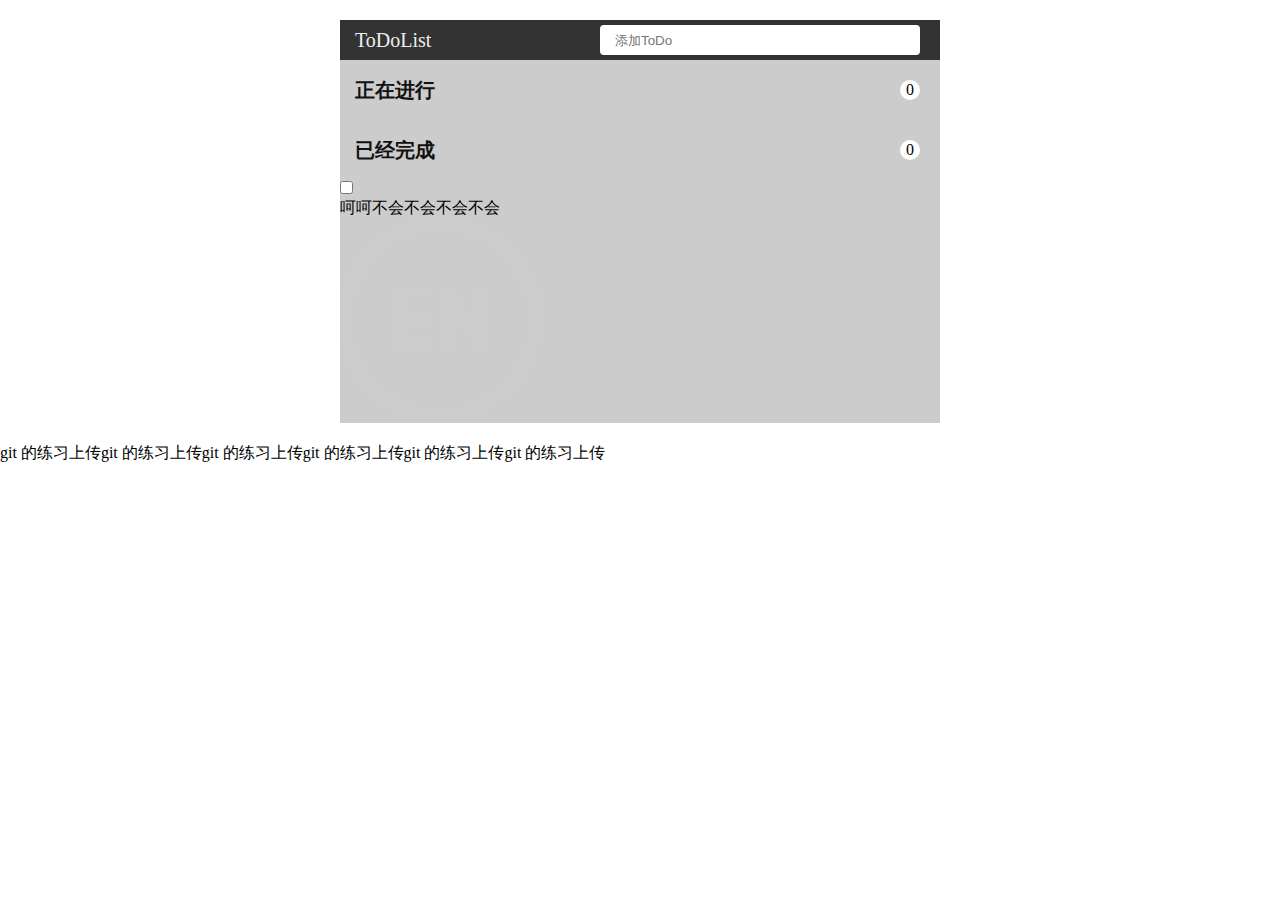
<file: kaoshi/index.html>
﻿<!DOCTYPE html>
<html>
	<head>
		<meta charset="utf-8" />
		<title></title>
		<link rel="stylesheet" type="text/css" href="css/jishi.css"/>
		
		<script src="js/tool.js" type="text/javascript" charset="utf-8"></script>
		<!--<script src="js/jquery.js" type="text/javascript" charset="utf-8"></script>-->
		<script src="js/jishi.js" type="text/javascript" charset="utf-8"></script>
	</head>
	<body>

			<div class="heardon">
				<div class="heard">
					<span>ToDoList</span>
					<input type="text" id="inp" placeholder="添加ToDo" />
				</div>
				<div class="text">
					<span>正在进行</span>
					<span id="tou">0
					</span>
				</div>
				<div id="hind">
					<!--<div id="teText">
					
							<span></span>
						<input type="checkbox"  id="check" value="" />
						<p>呵呵不会不会不会不会</p>
						<img id="Img" src="img/yinwenyemian.png"/>
					</div>-->
				</div>
				<div class="font">
					<span>已经完成</span>
					<span id="end">0
					</span>
				</div>
				<div id="fonten">
					<div id="fontText">
						<span></span>
						<input type="checkbox"  id="check" value="" />
						<p>呵呵不会不会不会不会</p>
						<img id="Img" src="img/yinwenyemian.png"/>
					</div>
				</div>
			</div>	
	<div>
	git 的练习上传git 的练习上传git 的练习上传git 的练习上传git 的练习上传git 的练习上传
</div>
		
	</body>
</html>
<script type="text/javascript">
	
	var arr = new Array(9); arr[0]=1; arr[2]=2;
	alert(arr.length)
</script>
</file>
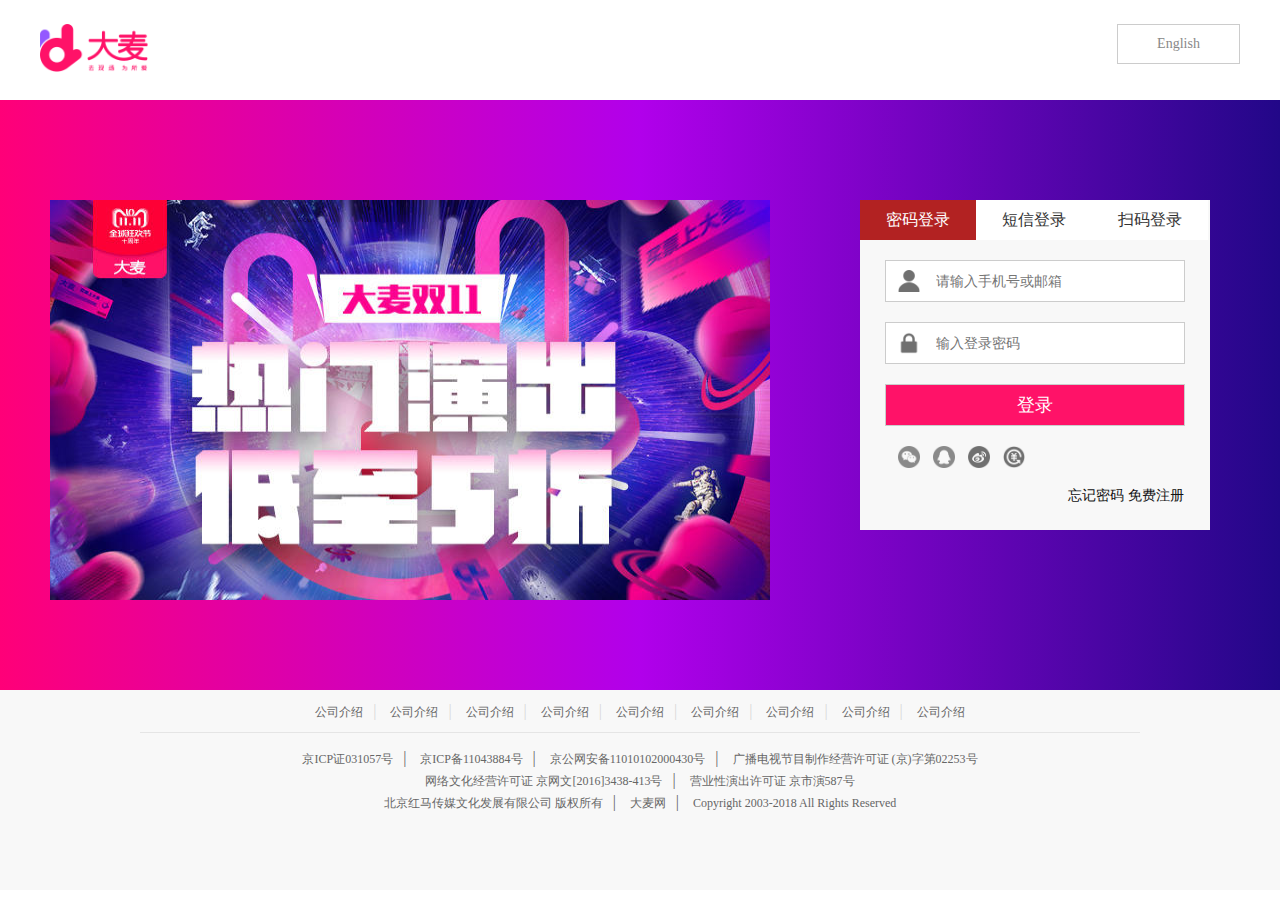
<file: text/html/denglu.html>
<!DOCTYPE html>
<html>
	<head>
		<meta charset="UTF-8">
		<title></title>
		<link rel="stylesheet" type="text/css" href="../css/denglu.css"/>
		<script src="../js/denglu.js" type="text/javascript" charset="utf-8"></script>
		<script src="../js/tool.js" type="text/javascript" charset="utf-8"></script>
		<!--<script src="../js/jquery-3.1.1.min.js" type="text/javascript" charset="utf-8"></script>-->
	</head>
	<body>
	<div class="heard">
		<div class="herLeft">
			<img src="../img/m (1).png">
		</div>
		<a href="#" class="herRight">English</a>
	</div>
	<!--登录的大页面-->
	<div class="cont">
		<div class="content">
			<div class="contentImg">
				<img src="../imgdenglu/beijing.jpg">
			</div>
			<div class="text">
				<ul class="ull" id="ull">
					<li class="gou">密码登录</li>
					<li class="gou">短信登录</li>
					<li class="gou">扫码登录</li>
				</ul>
		<!--一-->
				<div class="tou tou1" style="display: block;">
					<form action="" name="fm">
						<div class="biao" style="display:none ;" id="c">
							<span id="span" >账号或者密码填写不正确</span>
						</div>
						<div class="biao biao2">
							<img src="../imgdenglu/yonghuming.png">
							<input type="text" name="" id="vipname" placeholder="请输入手机号或邮箱">
						</div>
						<div class="biao biao2">
							<img src="../imgdenglu/mima.png">
							<input type="text" name="" id="vippass" placeholder="输入登录密码">
						</div>
						<div class="biao">
							<input type="button" id="subm" value="登录">
						</div>
						<div class="biao">
							<a href="#"><img src="../imgdenglu/wei.png"></a>
							<a href="#"><img src="../imgdenglu/QQ.png"></a>
							<a href="#"><img src="../imgdenglu/weibo.png"></a>
							<a href="#"><img src="../imgdenglu/zhifu.png"></a>
						</div>
						<div class="biao">
							<a href="#">忘记密码</a>
							<a href="#">免费注册</a>
						</div>
					</form>
				</div>
		<!--二-->
				<div class="tou tou2">
				<!--style="display:none ;"-->	
					<form action="" method="post">
						<div class="biao" style="display:none ;">
							<span>账号或者密码填写不正确</span>
						</div>
						<div class="biao biao2">
							<div class="xuan">
								<img src="../imgdenglu/yonghuming.png">
							</div>	
							<div class="xuan ph88" id="quhao">
								<div id="w">
									<span class="">+</span>
									<span id="h88">886</span>
									<span class="cccc"><a href="#"></a></span>
								</div>
								
								<ul class=" pho"  id="phpon">
									<li class="ppp ">
										<span>中国大陆</span>
										<span class="teph">86</span>
									</li>
									<li class="ppp">
										<span>中国台湾</span>
										<span class="teph">555</span>
									</li>
									<li class="ppp">
										<span>中国香港</span>
										<span class="teph">666</span>
									</li>
									<li class="ppp">
										<span>中国澳门</span>
										<span class="teph">888</span>
									</li>
								</ul>
							</div>
							<input type="text" class="photo" placeholder="手机">
						</div>
						<div class="biao biao2">
							<span>
								<img src="../imgdenglu/mima.png">
							</span>
							<input type="text" name="" id="" placeholder="验证码">
							<a href="#">获取验证码</a>
						</div>
						<div class="biao">
							<input type="button" value="登录">
						</div>
					</form>
				</div>
		<!--三-->
				<div class="tou tou3">
					<ul>
						<li>请升级至大麦最新版本</li>
						<li>
							<img src="../imgdenglu/2wema.png">
							<div class="twowm">
								<span><p>二维码已失效</p></span>
								<input type="button" id="twbut" value="刷新二维码">
							</div>
						</li>
						<li>
							<span><img src="../imgdenglu/saoma.png"></span>
							<span>
								打开
								<a href="#">大麦手机客户端</a><br>
								扫一扫登录
							</span>
						</li>
					</ul>
				</div>
			</div>	
		</div>
	</div>
	<div class="foot">
		<div class="foott">
			<div class="foot1">
				<a href="#">公司介绍</a>|
				<a href="#">公司介绍</a>|
				<a href="#">公司介绍</a>|
				<a href="#">公司介绍</a>|
				<a href="#">公司介绍</a>|
				<a href="#">公司介绍</a>|
				<a href="#">公司介绍</a>|
				<a href="#">公司介绍</a>|
				<a href="#">公司介绍</a>
			</div>
			<div class="foot2">
				<p class="">
					<a href="#">京ICP证031057号</a>|
					<a href="#">京ICP备11043884号</a>|
					<a href="#">京公网安备11010102000430号</a>|
					<a href="#"> 广播电视节目制作经营许可证 (京)字第02253号</a>
				</p>
				<p class="">
					<a href="#">网络文化经营许可证 京网文[2016]3438-413号</a>|
					<a href="#"> 营业性演出许可证 京市演587号</a>
				</p>
				<p class="">
					<a href="#">北京红马传媒文化发展有限公司 版权所有</a>|
					<a href="#"> 大麦网</a>|
					<a href="#">Copyright 2003-2018 All Rights Reserved</a>
				</p>
			</div>
		</div>
	</div>
</body>
</html>
</file>
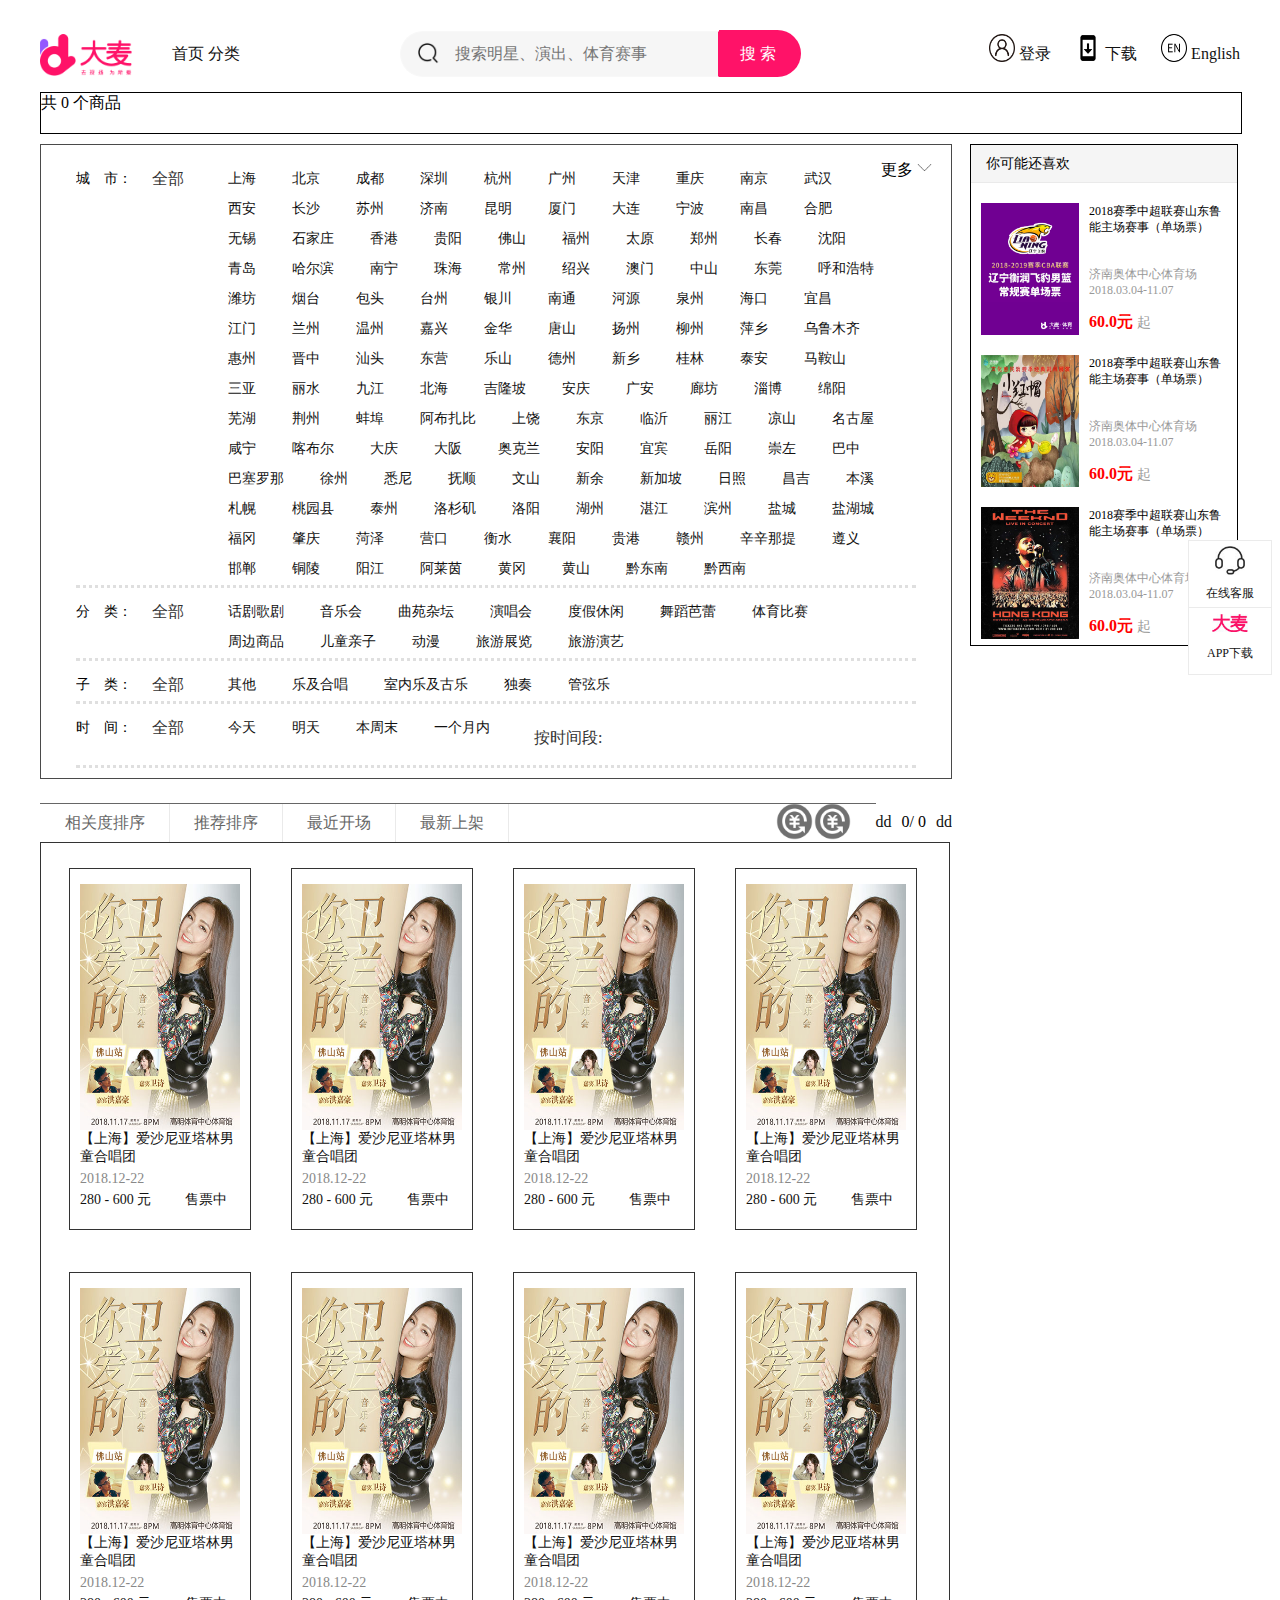
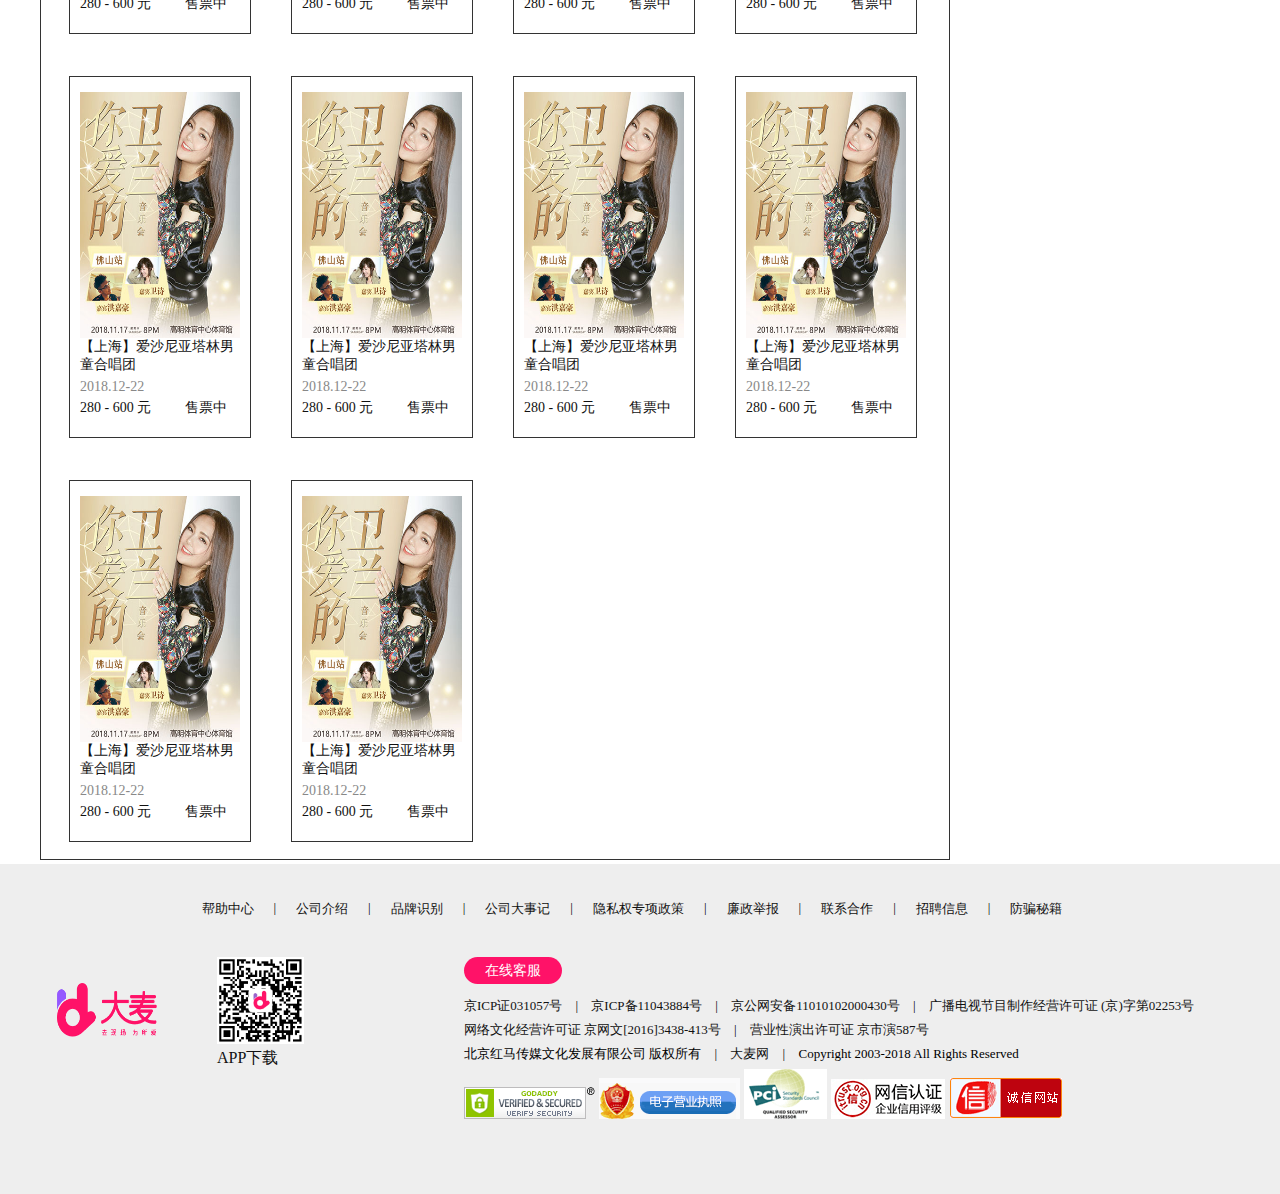
<file: text/html/fenglei.html>
<!DOCTYPE html>
<html>
	<head>
		<meta charset="UTF-8">
		<title></title>
		<link rel="stylesheet" type="text/css" href="../css/fenglei.css"/><br/>
		<link rel="stylesheet" type="text/css" href="../css/gonggong.css"/>
		
		<script src="../js/tool.js"  charset="utf-8"></script>
		<script src="../js/gonggong.js"  charset="utf-8"></script>

		<script src="../js/fenglei.js"  charset="utf-8"></script>

	</head>
	<body>
	<div class="heard">
		<div class="heardOne">
			<a href="#">
				<img src="../img/m (1).png"/>
			</a>
			<!--<div class="heardOne-1">
				<span><img src="../img/dibiao.png"/></span>
				<span ><a id="dizhi" href="">地址</a>
				<span><img src="../img/sanjiao.png"/></span>
			</div>-->
			<div class="heardOne-2">
				<a class="" href="#brat">首页</a>
				<a class="" href="#brat">分类</a>
			</div>
			<div class="heardOne-3">
				 <span><img src="../img/fangdajing.png"/></span>
				 <input class="input-search" placeholder="搜索明星、演出、体育赛事">
				 <div class="heardOne-sou">搜索</div>
			</div>
			<div class="heardOne-4">
				<div class="jiao" id="denglu">
					<a href=""><img src="../img/denglu.png"/></a>
					<a href=""><span>登录</span></a>	
					<div class="zhanghao">
						<a class="zhan" href="#">个人信息</a>
						<a  class="zhan" href="#">账号设置</a>
						<a  class="zhan" href="#">订单管理</a>
					</div>
				</div>
				<div class="jiao" id="jiaobrat" >
					<a href="#">
						<img src="../img/shouji.png"/>
					</a>
					<a href=""><span>下载</span></a>
					<img class="xiazai" src="../img/m (3).png"/>
				</div>
				
				<div class="jiao">
					 <a href="">
					 	<img src="../img/yingweyemian.png"/>	
					 </a>
					<a href=""><span>English</span>	</a>
				</div>
			</div>
		</div>
	</div>
	<div class="cont">
		<div class="conto">
			<div class="tou">
				<span>共</span>
				<span>0</span>
				<span>个商品</span>
			</div>
			<div class="contLeft">
				<!-- 加载城市 start  -->
				<div class="cont1">
                	<a class="heracity_more" id="shouqi" href="#">
	                   	<span class="search_city_up">更多
	                   		<img src="../imgdenglu/xiajianhao2.png"/>
	                   	</span>
	                   	<span class="search_city_off" >收起
	                   		<img src="../imgdenglu/221.png"/>
	                   	</span>
	                   	
               		</a>
               		<dl class="search_city_line" id="search_city_line">
               		 	<dt>城　市：</dt>
                		<dd><a href="#" class="quanbu">全部</a></dd>
                		<dd class="search_city_num" id="search_city_num_tj">
	                		<ul class="search_city_all clear ">
		                		<li><a href="#" class="">上海</a></li>
		                		<li><a href="#">北京</a></li>
		                		<li><a href="#">成都</a></li>
		                		<li><a href="#" >深圳</a></li>
		                		<li><a href="#">杭州</a></li>
		                		<li><a href="#">广州</a></li>
		                		<li><a href="#">天津</a></li>
		                		<li><a href="#">重庆</a></li>
		                		<li><a href="#">南京</a></li>
			                	<li><a href="#">武汉</a></li>
			                	<li><a href="#" class="active">西安</a></li>
			                	<li><a href="#">长沙</a></li>
			                	<li><a href="#" class="">苏州</a></li>
			                	<li><a href="#">济南</a></li>
			                	<li><a href="#" class="">昆明</a></li>
			                	<li><a href="#" >厦门</a></li>
			                	<li><a href="#" class="">大连</a></li>
			                	<li><a href="#">宁波</a></li>
			                	<li><a href="#">南昌</a></li>
			                	<li><a href="#">合肥</a></li>
			                	<li><a href="#">无锡</a></li>
			                	<li><a href="#">石家庄</a></li>
			                	<li><a href="#">香港</a></li>
			                	<li><a href="#">贵阳</a></li>
			                	<li><a href="#">佛山</a></li>
			                	<li><a href="#">福州</a></li>
			                	<li><a href="#">太原</a></li>
			                	<li><a href="#">郑州</a></li>
			                	<li><a href="#">长春</a></li>
			                	<li><a href="#">沈阳</a></li>
			                	<li><a href="#" >青岛</a></li>
			                	<li><a href="#">哈尔滨</a></li>
			                	<li><a href="#">南宁</a></li>
			                	<li><a href="#" >珠海</a></li>
			                	<li><a href="#">常州</a></li>
			                	<li><a href="#">绍兴</a></li>
			                	<li><a href="#">澳门</a></li>
			                	<li><a href="#">中山</a></li>
			                	<li><a href="#">东莞</a></li>
			                	<li><a href="#">呼和浩特</a></li>
			                	<li><a href="#">潍坊</a></li>
			                	<li><a href="#">烟台</a></li>
			                	<li><a href="#" >包头</a></li>
			                	<li><a href="#" class="">台州</a></li>
			                	<li><a href="#">银川</a></li>
			                	<li><a href="#" >南通</a></li>
			                	<li><a href="#" class="">河源</a></li>
			                	<li><a href="#" class="">泉州</a></li>
			                	<li><a href="#">海口</a></li>
			                	<li><a href="#" >宜昌</a></li>
			                	<li><a href="#">江门</a></li>
			                	<li><a href="#" >兰州</a></li>
			                	<li><a href="#">温州</a></li>
			                	<li><a href="#">嘉兴</a></li>
			                	<li><a href="#" >金华</a></li>
			                	<li><a href="#">唐山</a></li>
			                	<li><a href="#" >扬州</a></li>
			                	<li><a href="#">柳州</a></li>
			                	<li><a href="#" >萍乡</a></li>
			                	<li><a href="#" >乌鲁木齐</a></li>
			                	<li><a href="#">惠州</a></li>
			                	<li><a href="#" >晋中</a></li>
			                	<li><a href="#">汕头</a></li>
			                	<li><a href="#" >东营</a></li>
			                	<li><a href="#" >乐山</a></li>
			                	<li><a href="#">德州</a></li>
			                	<li><a href="#" >新乡</a></li>
			                	<li><a href="#" class="">桂林</a></li>
			                	<li><a href="#" >泰安</a></li>
			                	<li><a href="#" >马鞍山</a></li>
			                	<li><a href="#">三亚</a></li>
			                	<li><a href="#" >丽水</a></li>
			                	<li><a href="#" >九江</a></li>
			                	<li><a href="#" >北海</a></li>
			                	<li><a href="#">吉隆坡</a></li>
			                	<li><a href="#" >安庆</a></li>
			                	<li><a href="#">广安</a></li>
			                	<li><a href="#" >廊坊</a></li>
			                	<li><a href="#">淄博</a></li>
			                	<li><a href="#" >绵阳</a></li>
			                	<li><a href="#">芜湖</a></li>
			                	<li><a href="#" >荆州</a></li>
			                	<li><a href="#">蚌埠</a></li>
			                	<li><a href="#">阿布扎比</a></li>
			                	<li><a href="#">上饶</a></li>
			                	<li><a href="#">东京</a></li>
			                	<li><a href="#">临沂</a></li>
			                	<li><a href="#">丽江</a></li>
			                	<li><a href="#">凉山</a></li>
			                	<li><a href="#">名古屋</a></li>
			                	<li><a href="#">咸宁</a></li>
			                	<li><a href="#">喀布尔</a></li>
			                	<li><a href="#">大庆</a></li>
			                	<li><a href="#">大阪</a></li>
			                	<li><a href="#" class="">奥克兰</a></li>
			                	<li><a href="#">安阳</a></li>
			                	<li><a href="#">宜宾</a></li>
			                	<li><a href="#">岳阳</a></li>
			                	<li><a href="#">崇左</a></li>
			                	<li><a href="#">巴中</a></li>
			                	<li><a href="#">巴塞罗那</a></li>
			                	<li><a href="#">徐州</a></li>
			                	<li><a href="#">悉尼</a></li>
			                	<li><a href="#">抚顺</a></li>
			                	<li><a href="#">文山</a></li>
			                	<li><a href="#">新余</a></li>
			                	<li><a href="#" class="">新加坡</a></li>
			                	<li><a href="#">日照</a></li>
			                	<li><a href="#">昌吉</a></li>
			                	<li><a href="#">本溪</a></li>
			                	<li><a href="#">札幌</a></li>
			                	<li><a href="#" >桃园县</a></li>
			                	<li><a href="#" class="">泰州</a></li>
			                	<li><a href="#">洛杉矶</a></li>
			                	<li><a href="#">洛阳</a></li>
			                	<li><a href="#" >湖州</a></li>
			                	<li><a href="#">湛江</a></li>
			                	<li><a href="#">滨州</a></li>
			                	<li><a href="#">盐城</a></li>
			                	<li><a href="#">盐湖城</a></li>
			                	<li><a href="#">福冈</a></li>
			                	<li><a href="#">肇庆</a></li>
			                	<li><a href="#">菏泽</a></li>
			                	<li><a href="#">营口</a></li>
			                	<li><a href="#">衡水</a></li>
			                	<li><a href="#">襄阳</a></li>
			                	<li><a href="#">贵港</a></li>
			                	<li><a href="#">赣州</a></li>
			                	<li><a href="#">辛辛那提</a></li>
			                	<li><a href="#">遵义</a></li>
			                	<li><a href="#">邯郸</a></li>
			                	<li><a href="#">铜陵</a></li>
			                	<li><a href="#">阳江</a></li>
			                	<li><a href="#">阿莱茵</a></li>
			                	<li><a href="#" class="">黄冈</a></li>
			                	<li><a href="#">黄山</a></li>
			                	<li><a href="#">黔东南</a></li>
			                	<li><a href="#">黔西南</a></li>
		                	</ul>
	                	</dd>
               		</dl>

                	<dl id="category_filter_id" class="search_city_line">
                		<dt>分　类：</dt>
	                	<dd><a href="#" class="quanbu">全部</a></dd>
	                	<dd class="search_city_num" >
	                		<ul class="clear">
	                			<li><a href="#" class="">话剧歌剧</a></li>
                				<li><a href="#" class="active">音乐会</a></li>
                				<li><a href="#" class="">曲苑杂坛</a></li>
                				<li><a href="#" class="">演唱会</a></li>
                				<li><a href="#" class="">度假休闲</a></li>
                				<li><a href="#" class="">舞蹈芭蕾</a></li>
                				<li><a href="#">体育比赛</a></li>
                				<li><a href="#" class="">周边商品</a></li>
                				<li><a href="#" class="">儿童亲子</a></li>
                				<li><a href="#" class="">动漫</a></li>
                				<li><a href="#" class="">旅游展览</a></li>
                				<li><a href="#" class="">旅游演艺</a></li>
                			</ul>
	                	</dd>
                	</dl>


	                <dl class="search_city_line" id="subcategory_filter_id"  >
	                	<dt>子　类：</dt>
	                	<dd><a href="#" class="quanbu">全部</a></dd>
	                	<dd class="search_city_num">
	                		<ul class="clear">
		                		<li><a href="#" >其他</a></li>
			                	<li><a href="#" >乐及合唱</a></li>
			                	<li><a href="#" >室内乐及古乐</a></li>
			                	<li><a href="#" >独奏</a></li>
			                	<li><a href="#" >管弦乐</a></li>
	                		</ul>
		                </dd>
	                </dl>
	               
	                <dl class="search_city_line" id="search_time">
	                    <dt>时　间：</dt>
	                    <dd><a id="alltime" class="quanbu" href="#"> 全部</a></dd>
	                    <dd class="search_city_num">
	                        <ul class="clear">
	                            <li><a href="#" id="selectDate"  >今天</a></li>
	                            <li><a href="#" id="selectDate" >明天</a></li>
	                            <li><a href="#" id="selectDate"  class="">本周末</a></li>
	                            <li><a href="#" id="selectDate"  class="active">一个月内</a></li>
	                            <li class="search_time">
	                                <span class="dataTime" id="dataTime">按时间段:
	                                    <input id="from" class="t hasDatepicker" type="text">
	                                    <input id="to" class="t hasDatepicker" type="text" >
	                                </span>
	                            </li>
	                    	 </ul>
	                    </dd>
		            </dl>
				</div>
			<!--cont2-->	
				<div class="cont2">
					<div class="cont2-1">
						<div class="cont2left">
							<div class="contRigImg">
								<a href=""><img src="../imgdenglu/zhifu.png"/></a>
								<a href=""><img src="../imgdenglu/zhifu.png"/></a>
							</div>
							<div class="contRigA">
								<a href="#">dd</a>
								<p>
									<span>0</span>/
									<span>0</span>
								</p>
								<a href="">dd</a>
							</div>
						</div>
						<ul class="conthear" >
							<li><a href="">相关度排序</a></li>
							<li><a href="">推荐排序</a></li>
							<li><a href="">最近开场</a></li>
							<li><a href="">最新上架</a></li>
						</ul>
					</div>
					<ul class="cont2-2">
						<li></li>
						<li></li>
						<li></li>
						<li></li>
					</ul>
				<!--具体的影片-->
					<ul class="cont2-3">
						<li class="cont2tu">
							<div class="tu">
								<div class="tuu">
									<a class="dou" href="#">
										<img src="../img/m (5).jpg"/>
										<span>北京音乐厅</span>
									</a>
									<a class="doutu" href="#">
										<span>【上海】爱沙尼亚塔林男<br>童合唱团</span>
										<span > 2018.12-22</span>
										<span>280 - 600 元
											<span>售票中</span>
										</span>
									</a>
								</div>
							</div>
							<div class="tu">
								<div class="tuu">
									<a class="dou" href="#">
										<img src="../img/m (5).jpg"/>
										<span>北京音乐厅</span>
									</a>
									<a class="doutu" href="#">
										<span>【上海】爱沙尼亚塔林男<br>童合唱团</span>
										<span > 2018.12-22</span>
										<span>280 - 600 元
											<span>售票中</span>
										</span>
									</a>
								</div>
							</div>
							<div class="tu">
								<div class="tuu">
									<a class="dou" href="#">
										<img src="../img/m (5).jpg"/>
										<span>北京音乐厅</span>
									</a>
									<a class="doutu" href="#">
										<span>【上海】爱沙尼亚塔林男<br>童合唱团</span>
										<span > 2018.12-22</span>
										<span>280 - 600 元
											<span>售票中</span>
										</span>
									</a>
								</div>
							</div>
							<div class="tu">
								<div class="tuu">
									<a class="dou" href="#">
										<img src="../img/m (5).jpg"/>
										<span>北京音乐厅</span>
									</a>
									<a class="doutu" href="#">
										<span>【上海】爱沙尼亚塔林男<br>童合唱团</span>
										<span > 2018.12-22</span>
										<span>280 - 600 元
											<span>售票中</span>
										</span>
									</a>
								</div>
							</div>
						</li>
						<li class="cont2tu">
							<div class="tu">
								<div class="tuu">
									<a class="dou" href="#">
										<img src="../img/m (5).jpg"/>
										<span>北京音乐厅</span>
									</a>
									<a class="doutu" href="#">
										<span>【上海】爱沙尼亚塔林男<br>童合唱团</span>
										<span > 2018.12-22</span>
										<span>280 - 600 元
											<span>售票中</span>
										</span>
									</a>
								</div>
							</div>
							<div class="tu">
								<div class="tuu">
									<a class="dou" href="#">
										<img src="../img/m (5).jpg"/>
										<span>北京音乐厅</span>
									</a>
									<a class="doutu" href="#">
										<span>【上海】爱沙尼亚塔林男<br>童合唱团</span>
										<span > 2018.12-22</span>
										<span>280 - 600 元
											<span>售票中</span>
										</span>
									</a>
								</div>
							</div>
							<div class="tu">
								<div class="tuu">
									<a class="dou" href="#">
										<img src="../img/m (5).jpg"/>
										<span>北京音乐厅</span>
									</a>
									<a class="doutu" href="#">
										<span>【上海】爱沙尼亚塔林男<br>童合唱团</span>
										<span > 2018.12-22</span>
										<span>280 - 600 元
											<span>售票中</span>
										</span>
									</a>
								</div>
							</div>
							<div class="tu">
								<div class="tuu">
									<a class="dou" href="#">
										<img src="../img/m (5).jpg"/>
										<span>北京音乐厅</span>
									</a>
									<a class="doutu" href="#">
										<span>【上海】爱沙尼亚塔林男<br>童合唱团</span>
										<span > 2018.12-22</span>
										<span>280 - 600 元
											<span>售票中</span>
										</span>
									</a>
								</div>
							</div>
						</li>
						<li class="cont2tu">
							<div class="tu">
								<div class="tuu">
									<a class="dou" href="#">
										<img src="../img/m (5).jpg"/>
										<span>北京音乐厅</span>
									</a>
									<a class="doutu" href="#">
										<span>【上海】爱沙尼亚塔林男<br>童合唱团</span>
										<span > 2018.12-22</span>
										<span>280 - 600 元
											<span>售票中</span>
										</span>
									</a>
								</div>
							</div>
							<div class="tu">
								<div class="tuu">
									<a class="dou" href="#">
										<img src="../img/m (5).jpg"/>
										<span>北京音乐厅</span>
									</a>
									<a class="doutu" href="#">
										<span>【上海】爱沙尼亚塔林男<br>童合唱团</span>
										<span > 2018.12-22</span>
										<span>280 - 600 元
											<span>售票中</span>
										</span>
									</a>
								</div>
							</div>
							<div class="tu">
								<div class="tuu">
									<a class="dou" href="#">
										<img src="../img/m (5).jpg"/>
										<span>北京音乐厅</span>
									</a>
									<a class="doutu" href="#">
										<span>【上海】爱沙尼亚塔林男<br>童合唱团</span>
										<span > 2018.12-22</span>
										<span>280 - 600 元
											<span>售票中</span>
										</span>
									</a>
								</div>
							</div>
							<div class="tu">
								<div class="tuu">
									<a class="dou" href="#">
										<img src="../img/m (5).jpg"/>
										<span>北京音乐厅</span>
									</a>
									<a class="doutu" href="#">
										<span>【上海】爱沙尼亚塔林男<br>童合唱团</span>
										<span > 2018.12-22</span>
										<span>280 - 600 元
											<span>售票中</span>
										</span>
									</a>
								</div>
							</div>
						</li>
						<li class="cont2tu">
							<div class="tu">
								<div class="tuu">
									<a class="dou" href="#">
										<img src="../img/m (5).jpg"/>
										<span>北京音乐厅</span>
									</a>
									<a class="doutu" href="#">
										<span>【上海】爱沙尼亚塔林男<br>童合唱团</span>
										<span > 2018.12-22</span>
										<span>280 - 600 元
											<span>售票中</span>
										</span>
									</a>
								</div>
							</div>
							<div class="tu">
								<div class="tuu">
									<a class="dou" href="#">
										<img src="../img/m (5).jpg"/>
										<span>北京音乐厅</span>
									</a>
									<a class="doutu" href="#">
										<span>【上海】爱沙尼亚塔林男<br>童合唱团</span>
										<span > 2018.12-22</span>
										<span>280 - 600 元
											<span>售票中</span>
										</span>
									</a>
								</div>
							</div>
						</li>
					</ul>
				</div>
			</div>
			<div class="contRight">
				<div class="rightHear ">你可能还喜欢</div>
				<ul class="conRRR">
					<li>
						<a href="#"><img src="../img/165799_n.jpg"/></a>
						<div class="conRRRtext">
							<div>2018赛季中超联赛山东鲁能主场赛事（单场票）</div>
							<div>济南奥体中心体育场</div>
							<div>2018.03.04-11.07</div>
							<div><span>
								60.0元
							</span>起</div>
						</div>
					</li>
					<li>
						<a href="#"><img src="../img/166305_n.jpg"/></a>
						<div class="conRRRtext">
							<div>2018赛季中超联赛山东鲁能主场赛事（单场票）</div>
							<div>济南奥体中心体育场</div>
							<div>2018.03.04-11.07</div>
							<div><span>
								60.0元
							</span>起</div>
						</div>
					</li>
					<li>
						<a href="#"><img src="../img/m (4).jpg"/></a>
						<div class="conRRRtext">
							<div>2018赛季中超联赛山东鲁能主场赛事（单场票）</div>
							<div>济南奥体中心体育场</div>
							<div>2018.03.04-11.07</div>
							<div><span>
								60.0元
							</span>起</div>
						</div>
					</li>
				</ul>
			</div>
		</div>
	</div>
	<div class="foot">
			<div class="foots">
				<div class="footsH">
					<ul>
						<li><a href="#">帮助中心</a></li>
						<li>|</li>
						<li><a href="#">公司介绍</a></li>
						<li>|</li>
						<li><a href="#">品牌识别</a></li>
						<li>|</li>
						<li><a href="#">公司大事记</a></li>
						<li>|</li>
						<li><a href="#">隐私权专项政策</a></li>
						<li>|</li>
						<li><a href="#">廉政举报</a></li>
						<li>|</li>
						<li><a href="#">联系合作</a></li>
						<li>|</li>
						<li><a href="#">招聘信息</a></li>
						<li>|</li>
						<li><a href="#">防骗秘籍</a></li>
					</ul>
				</div>
				<div class="footend">
					<div class="foot1">
						<a href="#">
							<img src="../img/m (1).png"/>
						</a>
						<div class="foot1-1">
							<img src="../img/m (3).png"/>
							<p>APP下载</p>
						</div>
					</div>
					<div class="foot2">
						<div class="foot2-1">
							<a href="#">在线客服</a>
						</div>
						<ul>
							<li><a href="#">京ICP证031057号</a></li>
							<li>|</li>
							<li><a href="#">京ICP备11043884号</a></li>
							<li>|</li>
							<li>
								<a href="#">京公网安备11010102000430号</a></li>
							<li>|</li>
							<li><a href="#">
								广播电视节目制作经营许可证 (京)字第02253号
							</a></li>
						</ul>
						<ul>
							<li><a href="#">网络文化经营许可证 京网文[2016]3438-413号</a></li>
							<li>|</li>
							<li><a href="#">营业性演出许可证 京市演587号</a></li>
							
						</ul>
						<ul>
							<li>北京红马传媒文化发展有限公司 版权所有</li>
							<li>|</li>
							<li><a href="#">大麦网</a></li>
							<li>|</li>
							<li>Copyright 2003-2018 All Rights Reserved</li>
						</ul>
						<div class="footEndImg">
							<a href="#"><img src="../img/last-img-3.gif"/></a>
							<a href="#"><img src="../img/last-ing-2.png"/></a>
							<a href="#"><img src="../img/last-img-1.png"/></a>
							<a href="#"><img src="../img/last-img-4.png"/></a>
							<a href="#"><img src="../img/last-img-5.png"/></a>
						</div>
					</div>
				</div>
			</div>
		</div>
	<!--//固定的侧边栏，-->
	<div class="rightBotton">
		<div class="right">
			<a href="#">
				<p></p>
				<p>在线客服</p>
			</a>
			<a href="#">
				<p></p>
				<p>APP下载</p>
				<p><img src="../img/m (3).png"/></p>
			</a>
		</div>
		<div class="retop">
			<p></p>
			<p>回到顶部</p>
		</div>
	</div>
	
	</body>
</html>
</file>
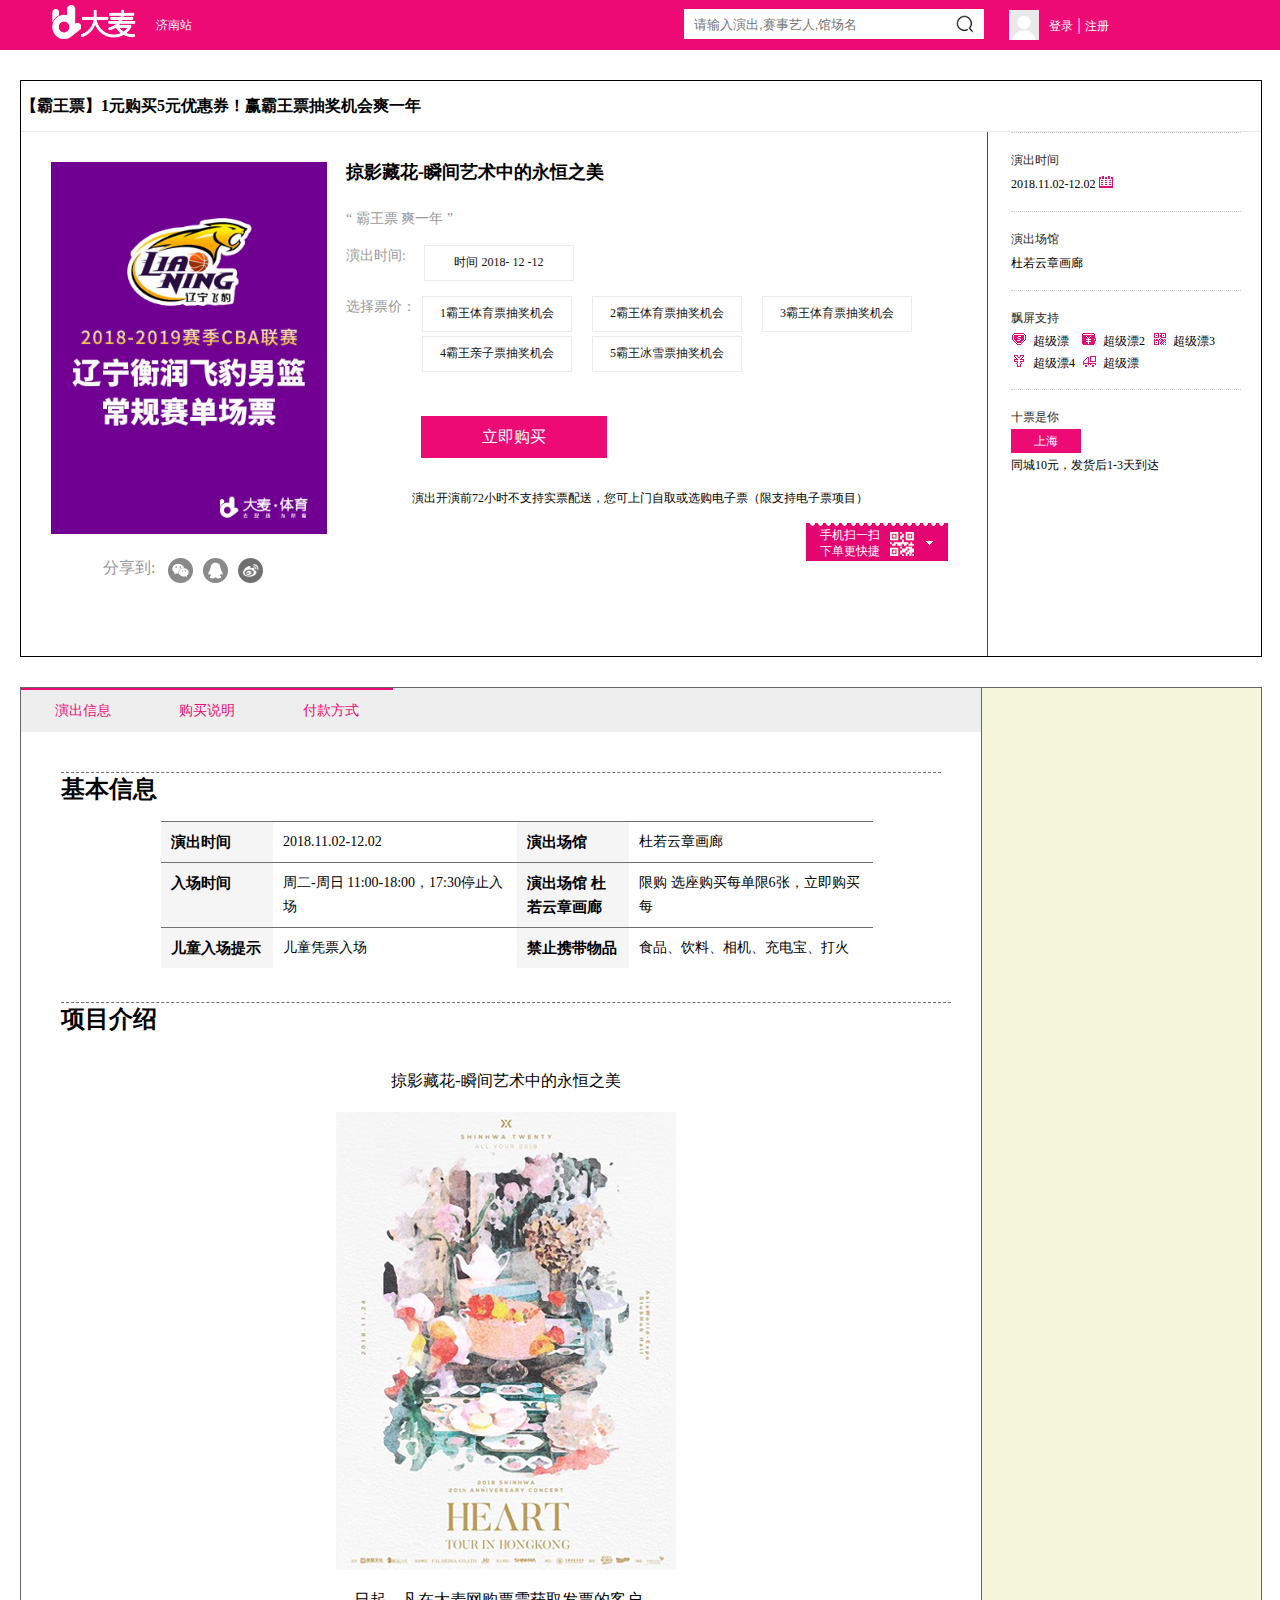
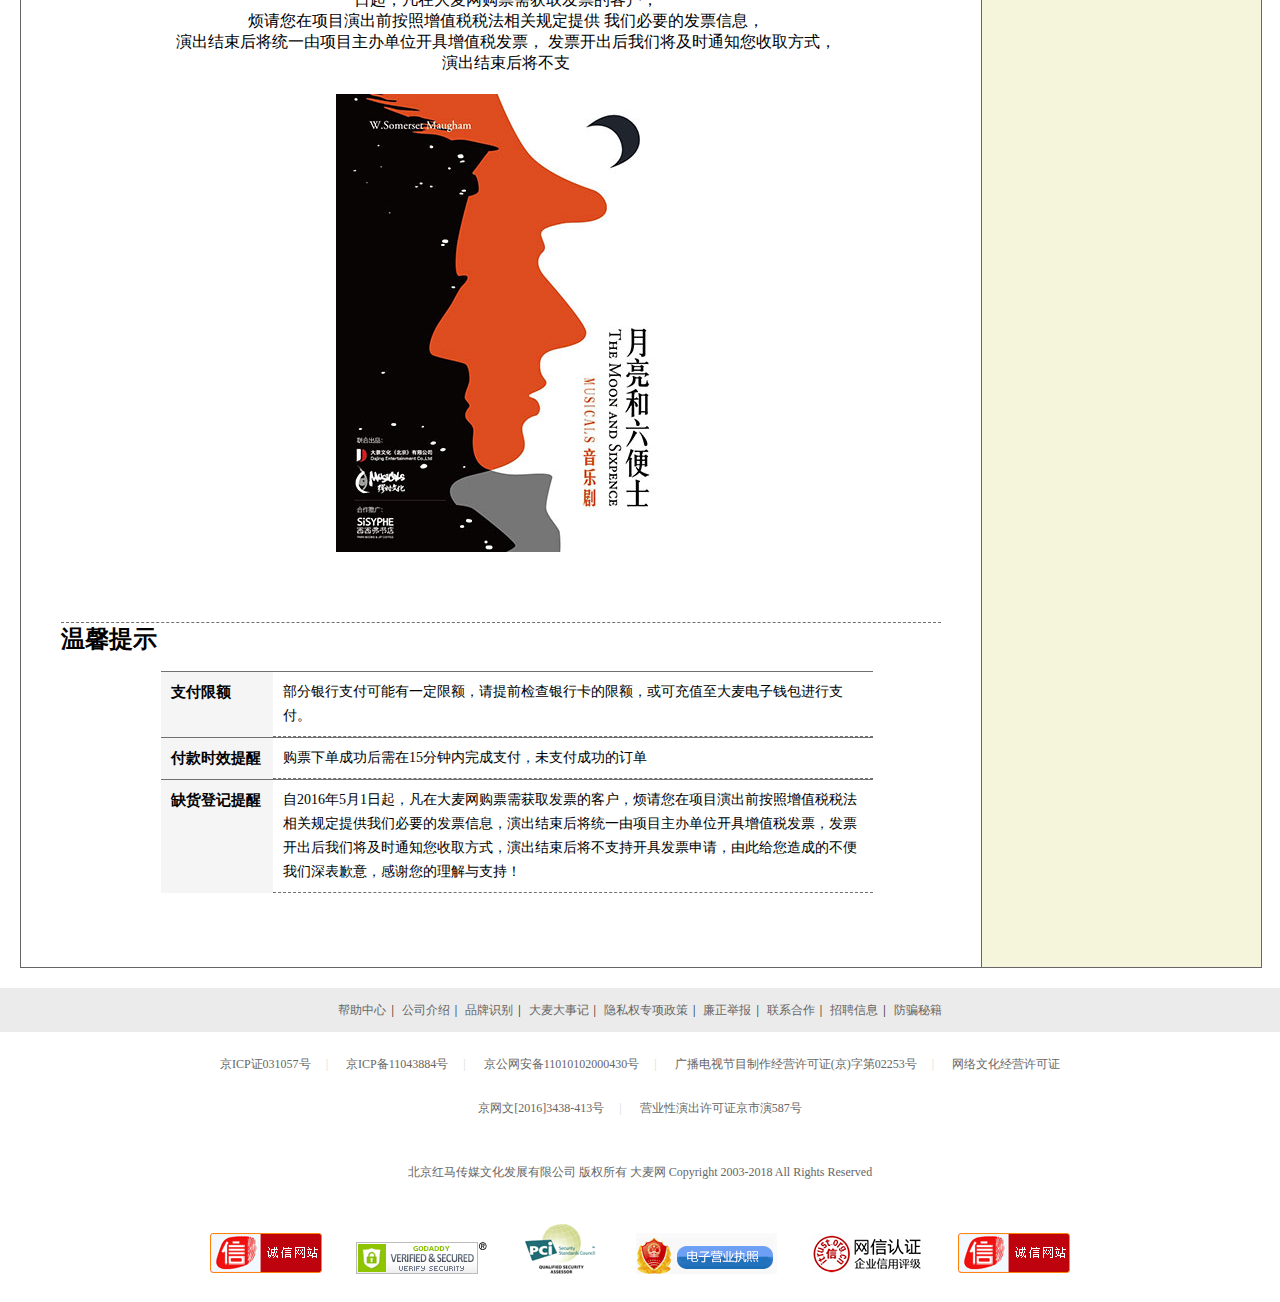
<file: text/html/shoupiao.html>
<!DOCTYPE html>
<html>
	<head>
		<meta charset="UTF-8">
		<title></title>
		<link rel="stylesheet" type="text/css" href="../css/gonggong.css"/>
		<link rel="stylesheet" type="text/css" href="../css/shoupiao.css"/>
		
		<script src="../js/tool.js" type="text/javascript" charset="utf-8"></script>
		<script src="../js/shoupiao.js" type="text/javascript" charset="utf-8"></script>
		
	</head>
	<body>
		<div  class="hear">
			<ul class="heardOn">
				<li>
					<img src="../img/m-logo-172-64.png"/>
					<div class="heardOnleft">
						济南站
					</div>
				</li>
				<li>
					<input type="text"  id="texp" placeholder="请输入演出,赛事艺人,馆场名" />
					<img src="../img/fangdajing.png"/>
				</li>
				<li>
					<img src="../img/user.png"/>
					<div>
						<a href="#">登录</a> |
						<a href="#">注册</a>
					</div>
				</li>
			</ul>
		</div>
		<div  class="cont">
			<!--中间所以内容,-->
			<div class="conttex">
				<!--/*购物车+ 侧边栏*/-->
				<div class="conttexup">
					<!--购物头部-->
					<div class="conttexupU">
						<p><strong>【霸王票】1元购买5元优惠券！赢霸王票抽奖机会爽一年</strong></p>
					</div>
					<!--购物篮-->
					<div class="conttexupIeft">
						<div class="conttexupIeftIeft">
							<img src="../img/165799_n.jpg"/>
							<div class="conttexupIeftIeft-bottom">
								<span>分享到:</span>
								<span><img src="../imgdenglu/wei.png"/></span>
								<span><img src="../imgdenglu/QQ.png"/></span>
								<span><img src="../imgdenglu/weibo.png"/></span>
							</div>
						</div>
						<div class="conttexupIeftright">
							<h2>
								<span>掠影藏花-瞬间艺术中的永恒之美</span>
							</h2>
							<h3>
								<span class="bawang">“ 霸王票 爽一年 ”</span>
							</h3>
		<!--购物车-->
							<ul class="gouwu">
								<li>
									<h3>演出时间:</h3>
									<div class="youhui">
										<a href="#" id="a1">时间 2018- 12 -12</a>
									</div>
								</li>
								<li class="gouwusss">
									<h3>选择票价：</h3>
									<ul class="gouwuone" id="gouwuon">
										<li><a href="#">1霸王体育票抽奖机会</a></li>
										<li><a href="#">2霸王体育票抽奖机会</a></li>
										<li><a href="#">3霸王体育票抽奖机会</a></li>
										<li><a href="#">4霸王亲子票抽奖机会</a></li>
										<li><a href="#">5霸王冰雪票抽奖机会</a></li>
									</ul>
								</li>
								<li class="nowshipp">
									<div id="youxuan">
										<h2>你选择的是:</h2>
									</div>
									<a href="#t">立即购买</a>
								</li>
								<li class="tishi">
									<span id="">
									演出开演前72小时不支持实票配送，您可上门自取或选购电子票（限支持电子票项目）
									</span>
								</li>
								<div class="saomatu">
									<p>
										<img src="../imgdenglu/2wema.png"/>
									</p>
									<span>
										手机扫一扫<br/>
										下单更快捷
									</span>
								</div>
							</ul>
						</div>
					</div>
					<!--侧栏-->
					<div class="conttexupRith">
						<ul>
							<li class="right">
								<h2>演出时间</h2>
								<div>
									<span>2018.11.02-12.02</span>
									<span class="beijin"></span>
								</div>
							</li>
							<li class="right">
								<h2>演出场馆</h2>
								<span>杜若云章画廊</span>
							</li>
							<li class="right">
								<h2>飘屏支持</h2>
								<ul class="yingcang">
									<li>
										<div class="chaoji">
											<span class="beijin1"></span>
											<span class="spans">超级漂</span>
										</div>
										<div class="piaoHao piaoHao1">
											1.本项目支持使用【电子钱包-超级票账户】消费，
											支付时优先扣减超级票余额。
											2.超级票成功充值电子钱包后，
											享受全网通兑、分次消费、无有效期限制、
											无使用张数限制、秒杀、抢票等服务。
										</div>
									</li>
									<li>
										<div class="chaoji">
											<span class="beijin2"></span>
											<span class="spans">超级漂2</span>
										</div>
										<div class="piaoHao piaoHao2">
											本项目支持电子钱包。
											1. 电子钱包是由大麦网自主研发的第三方支付平台
											2. 为每一个用户在购票过程中提供"简单、安全、
											快速"的在线支付解决方案
										</div>
									</li>
									<li>
										<div class="chaoji">
											<span class="beijin3"></span>
											<span class="spans">超级漂3</span>
										</div>
										<div class="piaoHao piaoHao3">
											本项目支持二维码电子票
										</div>
									</li>
									<li>
										<div class="chaoji">
											<span class="beijin4"></span>
											<span class="spans">超级漂4</span>
										</div>
										<div class="piaoHao piaoHao4">
											【会员多倍积分】 
											大麦会员按不同等级可分别获得
											消费金额×50%到100%比例的积分返还
											您可以在积分商城兑换明星周边、
											演出票品、优惠卡券等商品，
											也可以参与抽奖活动，赢取幸运大礼。
										</div>
									</li>
									<li>
										<div class="chaoji">
											<span class="beijin5"></span>
											<span class="spans">超级漂</span>
										</div>
										<div class="piaoHao piaoHao5">
											
										</div>
									</li>
								</ul>
							</li>
							<li class="right">
								<h2>十票是你</h2>
								<div class="">
									<div class="rightSH">上海</div>
									<ul class="peison">
										<li>覅偶你哦偶你哦</li>
										<li>覅偶你哦覅偶你哦</li>
										<li>覅偶你哦覅偶你哦</li>

									</ul>
									<p>同城10元，发货后1-3天到达</p>
								</div>
							</li>
						</ul>
					</div>
				</div>
				<!--基本信息-->
				<div class="conttexdown">
					<!--左边栏-->
					<div class="coDownLeft">
						<div class="coDowLHear" id="coDowLHear">
							<ul class="coDowLHearlan">
								<li>演出信息</li>
								<li>购买说明</li>
								<li>付款方式</li>
							</ul>
							<div class="lijigong">
								<span></span>
								<span>立即购买</span>
							</div>
						</div>	
						<div class="conDowncont">
							<div class="neiOne">
								<h2>基本信息</h2>
								<ul>
									<li>演出时间</li>
									<li>2018.11.02-12.02</li>
									<li>演出场馆	</li>
									<li>杜若云章画廊</li>

								</ul>
								<ul>
									<li>入场时间	</li>
									<li>周二-周日 11:00-18:00，17:30停止入场</li>
									<li>演出场馆	杜若云章画廊</li>
									<li>限购	选座购买每单限6张，立即购买每</li>
								</ul>
								<ul>
									<li>儿童入场提示	</li>
									<li>儿童凭票入场</li>
									<li>禁止携带物品	</li>
									<li>食品、饮料、相机、充电宝、打火</li>
								</ul>
							</div>
							<div class="neitwo neiOne">
								<h2>项目介绍</h2>
								<div class="neitwoimg">
									<span>掠影藏花-瞬间艺术中的永恒之美</span>
									<span><img src="../img/m (17).jpg"/></span>
									<span>日起，凡在大麦网购票需获取发票的客户，<br />
										烦请您在项目演出前按照增值税税法相关规定提供
										我们必要的发票信息，<br />
										演出结束后将统一由项目主办单位开具增值税发票，
										发票开出后我们将及时通知您收取方式，<br />
										演出结束后将不支</span>
									<span><img src="../img/11.jpg"/></span>
								</div>
							</div>
							<div class="neistri neiOne">
								<span><h2>温馨提示</h2></span>
								
								<ul>
									<li>支付限额</li>
									<li>部分银行支付可能有一定限额，请提前检查银行卡的限额，或可充值至大麦电子钱包进行支付。</li>
								</ul>
								<ul>
									<li>付款时效提醒</li>
									<li>购票下单成功后需在15分钟内完成支付，未支付成功的订单</li>
								</ul>
								<ul>
									<li>缺货登记提醒</li>
									<li>自2016年5月1日起，凡在大麦网购票需获取发票的客户，烦请您在项目演出前按照增值税税法相关规定提供我们必要的发票信息，演出结束后将统一由项目主办单位开具增值税发票，发票开出后我们将及时通知您收取方式，演出结束后将不支持开具发票申请，由此给您造成的不便我们深表歉意，感谢您的理解与支持！</li>
								</ul>
							</div>
						</div>
					</div>
					<!--右边栏-->
					<div class="coDownRigth">
						
					</div>
				</div>
			</div>
		</div>
		<!--底部-->
		<div  class="foot">
			<div  class="foottttttttt">
				<ul class="footheart">
					<li>帮助中心 </li>|
					<li>公司介绍</li>|
					<li>品牌识别</li>|
					<li>大麦大事记 </li>|
					<li>隐私权专项政策 </li>|
					<li>廉正举报</li>|
					<li>联系合作</li>|
					<li>招聘信息</li>|
					<li>防骗秘籍</li>
				</ul>
				<div class="footon">
					<ul>
						<li>京ICP证031057号</li>|
						<li>京ICP备11043884号</li>|
						<li>京公网安备11010102000430号</li>|
						<li>广播电视节目制作经营许可证(京)字第02253号 </li>|
						<li>网络文化经营许可证</li> <br />
						<li>京网文[2016]3438-413号</li>|
						<li>营业性演出许可证京市演587号</li>
					</ul>
					<ul>
						<li>北京红马传媒文化发展有限公司 版权所有 大麦网 Copyright 2003-2018 All Rights Reserved</li>
					</ul>
					<ul>
						<li><img src="../img/last-img-5.png"/></li>
						<li><img src="../img/last-img-3.gif"/></li>
						<li><img src="../img/last-img-1.png"/></li>
						<li><img src="../img/last-ing-2.png"/></li>
						<li><img src="../img/last-img-4.png"/></li>
						<li><img src="../img/last-img-5.png"/></li>
					</ul>
				</div>
			</div>	
		</div>
	</body>
</html>
</file>
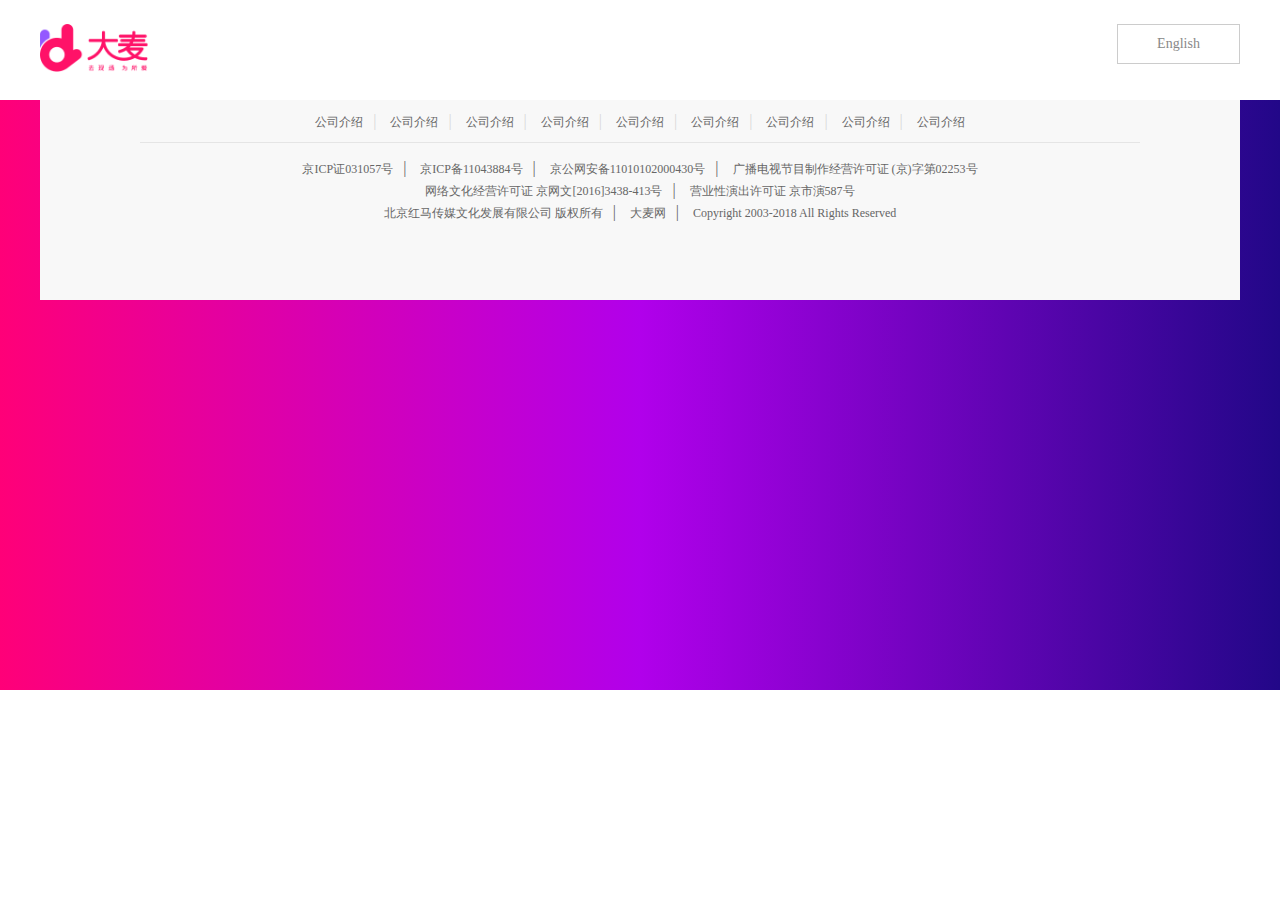
<file: text/html/zhuce.html>
<!DOCTYPE html>
<html>
	<head>
		<meta charset="UTF-8">
		<title></title>
		<link rel="stylesheet" type="text/css" href="../css/denglu.css"/>
		<script src="../js/denglu.js" type="text/javascript" charset="utf-8"></script>
		<script src="../js/tool.js" type="text/javascript" charset="utf-8"></script>
		<!--<script src="../js/jquery-3.1.1.min.js" type="text/javascript" charset="utf-8"></script>-->
	</head>
	<body>
	<div class="heard">
		<div class="herLeft">
			<img src="../img/m (1).png">
		</div>
		<a href="#" class="herRight">English</a>
	</div>
	<!--登录的大页面-->
	<div class="cont">
		<div class="content">
	
		<!--一-->

		<!--二-->
				<div class="tou tou2">
				<!--style="display:none ;"-->	
					<form action="" method="post">
						<div class="biao" style="display:none ;">
							<span>账号或者密码填写不正确</span>
						</div>
						<div class="biao biao2">
							<div class="xuan">
								<img src="../imgdenglu/yonghuming.png">
							</div>	
							<div class="xuan ph88" id="quhao">
								<div id="w">
									<span class="">+</span>
									<span id="h88">886</span>
									<span class="cccc"><a href="#"></a></span>
								</div>
								
								<ul class=" pho"  id="phpon">
									<li class="ppp ">
										<span>中国大陆</span>
										<span class="teph">86</span>
									</li>
									<li class="ppp">
										<span>中国台湾</span>
										<span class="teph">555</span>
									</li>
									<li class="ppp">
										<span>中国香港</span>
										<span class="teph">666</span>
									</li>
									<li class="ppp">
										<span>中国澳门</span>
										<span class="teph">888</span>
									</li>
								</ul>
							</div>
							<input type="text" class="photo" placeholder="手机">
						</div>
						<div class="biao biao2">
							<span>
								<img src="../imgdenglu/mima.png">
							</span>
							<input type="text" name="" id="" placeholder="验证码">
							<a href="#">获取验证码</a>
						</div>
						<div class="biao">
							<input type="submit" placeholder="登录">
						</div>
					</form>
				</div>
		<!--三-->
				
	<div class="foot">
		<div class="foott">
			<div class="foot1">
				<a href="#">公司介绍</a>|
				<a href="#">公司介绍</a>|
				<a href="#">公司介绍</a>|
				<a href="#">公司介绍</a>|
				<a href="#">公司介绍</a>|
				<a href="#">公司介绍</a>|
				<a href="#">公司介绍</a>|
				<a href="#">公司介绍</a>|
				<a href="#">公司介绍</a>
			</div>
			<div class="foot2">
				<p class="">
					<a href="#">京ICP证031057号</a>|
					<a href="#">京ICP备11043884号</a>|
					<a href="#">京公网安备11010102000430号</a>|
					<a href="#"> 广播电视节目制作经营许可证 (京)字第02253号</a>
				</p>
				<p class="">
					<a href="#">网络文化经营许可证 京网文[2016]3438-413号</a>|
					<a href="#"> 营业性演出许可证 京市演587号</a>
				</p>
				<p class="">
					<a href="#">北京红马传媒文化发展有限公司 版权所有</a>|
					<a href="#"> 大麦网</a>|
					<a href="#">Copyright 2003-2018 All Rights Reserved</a>
				</p>
			</div>
		</div>
	</div>
</body>
</html>
</file>
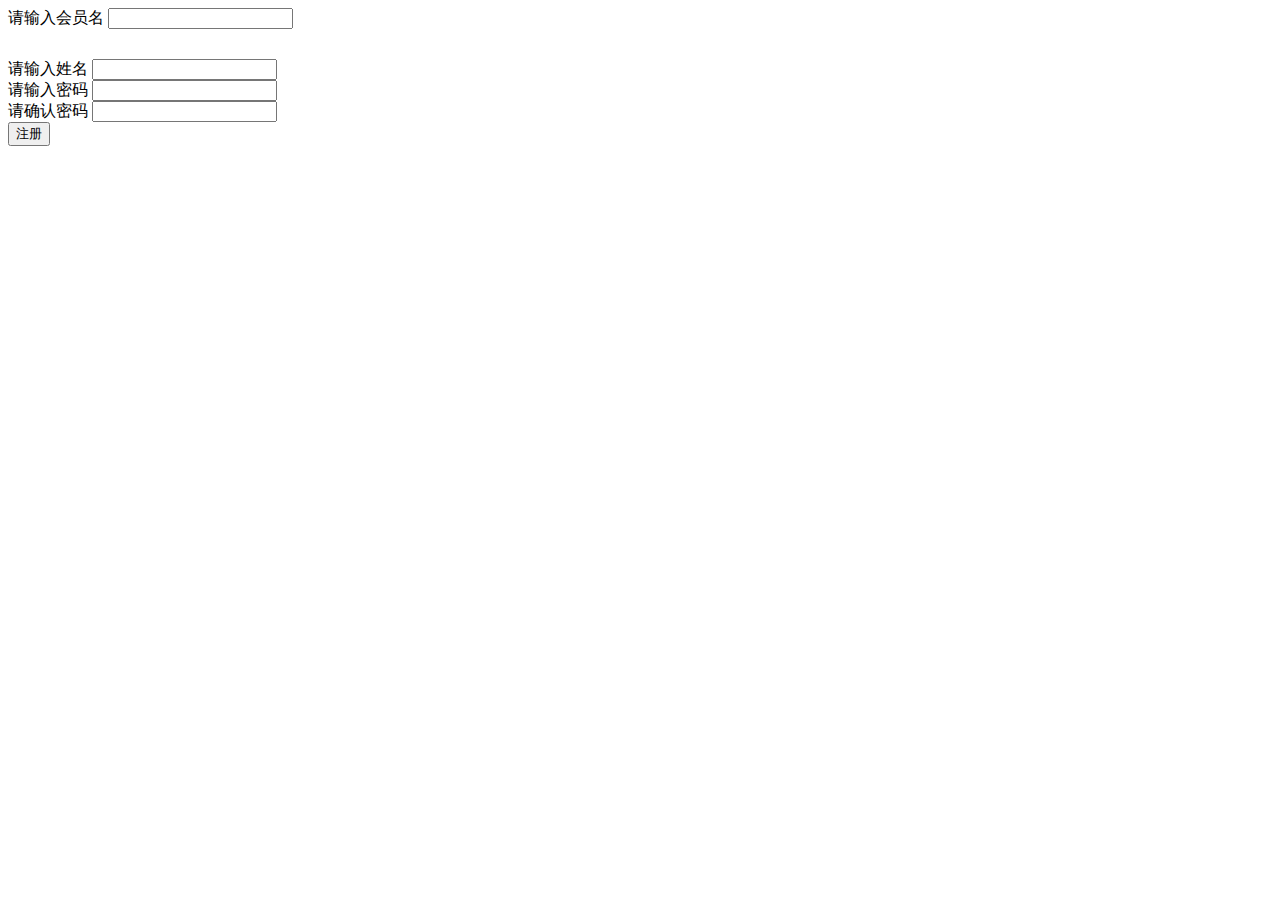
<file: text/phps/zhuce.html>
<!DOCTYPE html>
<html lang="en">
<head>
    <meta charset="UTF-8">
    <meta name="viewport" content="width=device-width, initial-scale=1.0">
    <meta http-equiv="X-UA-Compatible" content="ie=edge">
    <title>注册页面</title>
    <style type="text/css">
        #idSpan{
            width: 200px;
            height: 30px;
            display: block;
        }
    </style>
</head>
<body>
    请输入会员名
    <input type="text" id="vipid"><br><span id="idSpan"></span>
    请输入姓名
    <input type="text" id="vipname"><br/>
    请输入密码
    <input type="password" id="vippass"><br/>
    请确认密码
    <input type="password"><br/>
    <input type="button" id="btn" value="注册">
</body>
</html>
<script>
function $(id){
    return document.getElementById(id);
}
window.onload = function(){
    //判断用户名是否已被注册
   $("vipid").onblur = function(){
    //创建对象
    let xhr = new XMLHttpRequest();
    //设置请求参数
    xhr.open("get","zhucepan.php?vipid="+this.value,true);
    //设置回调函数
    xhr.onreadystatechange = function(){
        if(xhr.readyState==4 && xhr.status==200){
            if(xhr.responseText=="0"){
                $("idSpan").innerHTML = "恭喜您，该用户未被注册";
                $("idSpan").style.color = "green";
            }else{
                $("idSpan").innerHTML = "对不起，该用户已被注册";
                $("idSpan").style.color = "red";
            }
        }

    }
    xhr.send();
    }
    //注册
    $("btn").onclick = function(){
        //创建对象
        let xhr = new XMLHttpRequest();
        //设置请求参数
        xhr.open("post","zhuceCheck.php",true);
        //设置回调函数
        xhr.onreadystatechange = function(){
            if(xhr.readyState==4 && xhr.status==200){
                let str = xhr.responseText;
                console.info(str);
                if(str=="0"){
                    alert("注册成功！");
                    location.href="denglu.html";
                }else{
                    $("idSpan").innerHTML="注册失败，服务器出错！";
                }
            }
        }
        xhr.setRequestHeader("Content-type","application/x-www-form-urlencoded");
        let sendStr="vipid="+$("vipid").value+"&vipname="+$("vipname").value+"&vippass="+$("vippass").value;
        xhr.send(sendStr);
    }
}

</script>
</file>
<file: kaoshi/css/jishi.css>
body,p,dl,dd,ul,ol,li,div,h1,h2,h3,h4,h5,h6,form,input,table,tr,td,span,img{
		margin:0;
		padding:0;
		}
	a{
		text-decoration: none;
		color: #111;
		}
	ul,li,input,select,option{
		list-style: none;
		box-sizing: border-box;
	}
	input{
		border-color:white ;
		border-style: none;
	}
	.heardon{
		display: block;
		width: 600px;
		/*height: 300px;*/
		margin:  20px auto;
		background: #ccc;
	}
	.heard{
		display: block;
		height: 40px;
		width: 600px;
		background: #333;
	}
	.heard span{
		text-align: center;
		line-height: 40px;
		width: 100px;
		height: 40px;
		background: ;
		font-size: 20px;
		color: #EEEEEE;
		margin-left: 15px;
	}
	.heard input{
		width: 320px;
		height: 30px;
		border-radius: 4px;
		outline: 0;
		float: right;
		margin:5px 20px;

		padding-left: 15px;
	}
	
	
	
	
	
	.text{
		display: block;
		height: 60px;
		width: 600px;
	
	}
	.text span:first-child{
		width: 100px;
		display: block;
		float: left;
		font-size: 20px;
		color: #111111;
		padding-left: 15px;
		line-height: 60px;
		font-weight: 600;
	}
	#tou{
		background: #FFFFFF;
		border-radius: 50%;
		width: 20px;
		height: 20px;
		text-align: center;
		line-height: 20px;
		float: right;
		margin-right:20px ;
		
		margin-top:20px ;
	}
	
	.font{
		display: block;
		height: 60px;
		width: 600px;
	}
	.font span:first-child{
		width: 100px;
		display: block;
		float: left;
		font-size: 20px;
		color: #111111;
		padding-left: 15px;
		line-height: 60px;
		font-weight: 600;
	}
	#end{
		background: #FFFFFF;
		border-radius: 50%;
		width: 20px;
		height: 20px;
		text-align: center;
		line-height: 20px;
		float: right;
		margin-right:20px ;
		margin-top:20px ;
	}
	
	/*----------------------*/
	/*#teText{

		display: block;
		height: 30px;
		width: 560px;
		margin: 0 auto;
		background: white;
		border-top-left-radius:4px ;
		border-bottom-left-radius:4px ;
	}
	#teText span{

		margin-right: 15px;
		display: block;
		height: 30px;
		width: 5px;
		border-top-left-radius:4px ;
		border-bottom-left-radius:4px ;
		background:cadetblue;
		float: left;
	}
	#check{
		width: 15px;
		height: 15px;
		background-color: white;	
		margin-top: 7.5px;
		float: left;
		margin-right: 20px;
	}
	#teText p{
		display: block;
		height: 30px;
		width:300px;
		float: left;
		line-height: 30px;
		font-weight: 600;
		font-size: 16px;
	}
	#teText img{
		margin: 5px;
		display: block;
		height: 20px;
		width: 20px;
		float: right;
	}
	*/
/*--------------------------*/
	/*#fonten{
		display: block;
		padding-bottom: 30px;
	}*/
	/*-----------------------------------*/
	/*#fontText{

		display: block;
		height: 30px;
		width: 560px;
		margin: 0 auto;
		background: #EEEEEE;
		border-top-left-radius:4px;
		border-bottom-left-radius:4px;

	}
	#fontText span{

		margin-right: 15px;
		display: block;
		height: 30px;
		width: 5px;
		border-top-left-radius:4px ;
		border-bottom-left-radius:4px ;
		background:darkgrey;
		float: left;
	}
	#check{
		width: 15px;
		height: 15px;
		background-color: #EEEEEE;	
		margin-top: 7.5px;
		float: left;
		margin-right: 20px;
	}
	#fontText p{
		display: block;
		height: 30px;
		width:300px;
		float: left;
		line-height: 30px;
		background: #EEEEEE;
		font-weight: 600;
		font-size: 16px;
	}
	#fontText img{
		margin: 5px;
		display: block;
		height: 20px;
		width: 20px;
		float: right;
	}
	*/
</file>
<file: text/css/denglu.css>
body,p,dl,dd,ul,ol,li,div,h1,h2,h3,h4,h5,h6,form,input,table,tr,td,span,img{
	margin:0;
	padding:0;
	}
a{
	text-decoration: none;
	color: #111;
	}
ul,li,input,select,option{
	list-style: none;
	
	box-sizing: border-box;
}
input{
	border-color:white ;
	/*border-style: none;*/
}
	.heard{
		width: 1200px;
		height: 100px;
		/*background: sandybrown;*/
		margin: 0 auto;
		/*border:1px solid #808080;*/
	}
	.herLeft{
	
	}
	.herLeft img{
		float: left;
	    display: inline;
	    margin-top: 24px;
	    width: 108px;
	    height: 48px;
	}
	
	.herRight{
		float: right;
	    display: inline;
	    margin-top: 24px;
	    width: 121px;
	    height: 38px;
	    line-height: 38px;
	    overflow: hidden;
	    text-align: center;
	    border: 1px solid #ccc;
	    font-size: 14px;
	    color: #888;
	}
	.cont{
		width: 100%;
		height: 590px;
		background: linear-gradient(to right,#ff0078,#b100eb, #220788);
		margin: 0 auto;
	}
	.content{
		width: 1200px;
		height: 590px;
		/*border: 1px solid #808080;*/
		margin: 0 auto;
		position: relative;
	}
	.contentImg img{
		margin-top: 90px;
		display: block;
		 width: 720px;
	    height: 400px;
	    position: absolute;
	    left: 10px;
	    top: 10px;
	}
	.text{
		margin-top: 90px;
		display: block;
		width: 350px;
		/*height: 320px;*/
		background: #F8F8F8;
		position: absolute;
		right: 30px;
		top: 10px;
	
	}
	.ull li{
		display: block;
		float: left;
		width: 116px;
		height: 40px;
		background: #C0C0C0;
		border-color: #ff1268;
	    color: #333333;
	    background-color: #fff;
	    text-align: center;
	    line-height: 40px;
	      cursor: pointer;
	}
	.ull li:first-child{
		background: firebrick;
		color: white;
	}
	input{
		border: 1px solid #ccc;
		width: 300px;
	    height: 42px;
	    outline: none;
	    font-size: 14px;
	    padding-left: 50px;
	}
	.tou{
		padding: 25px;
		display: none;
	}
/*密码登录*/
	.tou1{
		/*display: block;*/
	}
	.tou img{
		padding: 10px 0 5px 13px;
		float: left;
		width: 22px;
		height: 22px;
	}
	.biao2 img{
		position: absolute;
		left: 0px;
		top: 0;
	}
	.biao{
		margin:10px 0 10px 0;
		position: relative;
	}	
	.biao:nth-child(1){
		display: inline-block;
		width: 300px;
		height: 30px;
		background: mistyrose;
		text-align: center;
		line-height: 30px;
		font-size: 14px;
		margin-top: 20px;
		border: 1px solid red;
		margin-bottom: 0;
		}
	.biao:nth-child(2){
		margin-top: 20px;
		display: inline-block;
	}
	.biao:nth-child(3){
		display: inline-block;
		}
	.biao:nth-child(4) input{
			color: white;
			background: #FF1268;
			padding-left: 0;
			font-size: 18px;
			}
	.biao:nth-child(5){
		margin: 0;
		display: inline-block;
		}
			
	.biao:nth-child(5) img{
		display: inline-block;
		width: 22px;
		height: 22px;
		}
			
	.biao:nth-child(6){
		padding-left: 183px;
		margin-bottom: 0;
		right: 0;
		font-size:14px ;
		
	}
/*二*/
/*--------二-短信登录，-------------*/
	.tou2{
		margin: 0 auto;
		width: 300px;
		padding: 25px;
		/*border:1px solid #808080 ;*/
		z-index: 100;
	}
	.tou2 img{
		padding: 10px 0 5px 13px;
		float: left;
		width: 22px;
		height: 22px;
	}
	input{
		border: 1px solid #ccc;
		width: 300px;
	    height: 42px;
	    outline: none;
	    font-size: 14px;
	    padding-left: 50px;
	}
	.biao2 img{
		position: absolute;
		left: 0px;
		top: 0;
	}
	.biao{
		margin:10px 0 10px 0;
		position: relative;
		
	}
	.biao:nth-child(1){
		display: inline-block;
		width: 300px;
		height: 30px;
		background: mistyrose;
		text-align: center;
		line-height: 30px;
		font-size: 14px;
		margin-top: 20px;
		border: 1px solid red;
		margin-bottom: 0;
		}
	.biao:nth-child(2){
		margin-top: 20px;
		
		display: inline-block;
	}
	.biao:nth-child(3){
		display: inline-block;
		background: #999999;
		}
		
	.biao:nth-child(3) a{
		position: absolute;
		right: 10px;
		top: 10px;
		color: #708090;
	}
	.biao:nth-child(4) input{
		color: white;
		background: #FF1268;
		padding-left: 0;
		font-size: 18px;

			
			}
	.tou2 .biao:nth-child(4) input{
		margin-bottom: 70px;
		
		}
	.biao:nth-child(5){
		margin: 0;
		display: inline-block;
		}
			
	.biao:nth-child(5) img{
		display: inline-block;
		width: 22px;
		height: 22px;
		/*margin:0 4px 0 4px ;*/
		}
	.biao:nth-child(6){
		padding-left: 183px;
		margin-bottom: 0;
		right: 0;
		font-size:14px ;
		
	}
	.pho{
		/*display: block;*/
		position: absolute;
		left: 1px;
		top: 42px;
		background: white;
		z-index: 10;
		display: none;
	}	
	 .tou2 .pho li{
		padding: 0 7px 0 7px;
		line-height: 25px;
		width: 200px;
		height: 25px;
		font-size: 14px;
		color: slategrey;
		cursor: pointer;
	}
	 .tou2 .pho li span:last-child{
		float: right;
		font-size: 13px;
	}
	 .pho li:first-child{
		display: block;
		background: brown;
		color: white;
	}
	.ph88{
		cursor: pointer;
		display: inline-block;
		position: absolute;
		width: 55px;
		height: 40px;
		font-size: 14px;
		color: #707070;
		left: 40px;
		top: 1px;
		line-height: 40px;
		border-right:1px solid #ccc;
		padding: 0 8px ;
		/*display: none;*/
	}
	.ph88 span img{
		position: absolute;
	    left: 37px;
	    top: 3px;
	    width: 12px;
	    height: 15px;
	}
	.photo{
		padding-left: 116px;
	}
	#w .cccc a{
		width: 15px;
		height: 15px;
		display: block;
		position: absolute;
    	left: 50px;
   		top: 11px;		
		
	    background: url(../imgdenglu/xiajianhao2.png);
		background-size:15px 15px ;
	}
	#w .cccc .c{
		width: 15px;
		height: 15px;
		display: block;
		position: absolute;
    	left: 50px;
   		top: 11px;		
		background: url(../imgdenglu/221.png) ;
	    
		background-size:15px 15px ;
	}
	
			
/*-----三,扫码登录-------*/
	.tou3{
		background:white;
	}
	.tou3 ul li{
		width: 300px;
		display: inline-block;
		text-align: center;
	}
	
	.tou3 ul li:first-child{
		margin:20px 0 20px 0 ;
	}
	.tou3 ul li:nth-child(2) input{
		width: 110px;
		height: 34px;
		padding: 0;
		/*position: absolute;*/
		/*left: -12px;*/
		background: crimson;
		color: white;
	}	
	.tou3 ul li:nth-child(2) p{
		margin-top: 27px;
	    margin-bottom: 8px;
	    text-align: center;
		}
		
	.tou3 ul li:nth-child(2){
	
		height: 130px;
		
		/*background: #C0C0C0;*/
		position: relative;
		}
	.tou3 ul li:nth-child(2) img{
		padding: 0;
		width: 130px;
		height: 130px;
		position: absolute;
		left: 88px;
		top: 10px;
		}	
	.tou3 .twowm{
		width: 117px;
	    height: 117px;
	    position: absolute;
	    left: 94px;
	    top: 16px;
	    float: initial;
	    background: hsla(0,0%,100%,.75);
	}	
	.tou3 ul li:nth-child(3){
		width: 180px;
		margin: 10px 0 10px 58px ;
		font-size: 12px;
		
		}
	.tou3 ul li:nth-child(3) a{
		color: red;
		}
		
	.tou3 ul li:nth-child(3) img{
		width: 32px;
		height:32px;
		}	
	.tou3 ul li:nth-child(3) span{
		display: block;
		float: left;
		}
	.tou3 ul li:nth-child(3) span:last-child{
		margin-left: 14px;
	}
.foot{
	width: 100%;
	height: 200px;
	background: #f8f8f8;
}

.foott{
	width: 1000px;
    margin: 0 auto;
    overflow: hidden;
    padding-bottom: 20px;
}
.foot1{
	text-align: center;
    color: #d9d9d9;
    line-height: 42px;
    border-bottom: 1px solid #e5e5e5;
    margin-bottom: 15px;
}

.foot a{
	text-align: center;
    color: #d9d9d9;
    line-height: 22px;
	color: #666;
    margin: 0 10px;
    font-size: 12px;
}

.foot2{
	
	 color: #666;
    line-height: 20px;
    padding-bottom: 15px;
    text-align: center;
}
.foot2{
margin: 0 auto;
}
</file>
<file: text/css/fenglei.css>
dt{
	display: inline-block;
	padding-top: 5px;
	font-size: 14px;
	float: left;
}

dd li {
	float: left;
	color: #333;
	text-decoration: none;
	outline: 0;
	margin:  4px 10px 7px 0px;
    margin-right: 12px;
}
 
 .search_city_line .clear li a {
    padding: 4px 12px 4px 12px;
	font-size: 14px;
}

.cont{
	width: 100%;
	background: white;
	display:block;
}

.conto {
	display:block;
	width: 1200px;
	height: 100%;
	margin: 0 auto;
	background: white;
}

.tou{
	display: block;
	margin-bottom: 10px;
	width: 1200px;
	height: 40px;
	border: 1px solid black;
	background: white;
}

.contLeft {
	display: block;
	float: left;
	margin-right: 18px;
	/*border: 1px solid black;*/
	background: white;
		overflow: hidden;
}

.contRight {
	display: block;
	float: left;
	border: 1px solid black;
	width: 266px;
	height: 500px;
	background: white;
	
	/*background: #DCDCDC;*/
}


.search_city {
	display: block;
	width: 890px;
	height: 602px;
	/*border:1px solid #333333;*/
	/*margin-bottom: 15px;*/
	font-size: 14px;
	position: relative;
	z-index: 1;
	background: white;
}

/*//更多/收起/全部*/
	.cont1{
		width: 910px;
		display: inline-block;
		position: relative;
		background: white;
		padding-top: 20px;
		border: 1px solid #4A4A4A;
	}
	.heracity_more {
		position: absolute;
		left: 830px;
	    top: 5px;
		display: block;
		width: 52px;
		height: 20px;
		background:white;
	}
	
	.heracity_more img{
		width: 15px;
		height: 15px;
	}
	.search_city_up{
		width: 52px;
		height: 20px;
		position: absolute;
			color: black;
		left: 10px;
		top: 10px;
		
	
	}
	.search_city_off{
	display: none;
		position: absolute;
		top: 10px;
		left: 10px;	color: black;
		width: 52px;
		height: 20px;
	}
	
	
	
	
	
	.search_city_line {
		display: inline-block;
		width: 840px;
		float: left;
		background: white;
	    border-bottom: 3px dotted #dfdfdf;
	    margin-bottom: 10px;
		margin-left: 35px;
		margin-right: 25px;
		overflow: hidden;
	}
	.search_city_line .quanbu {
		float: left;
		margin-top: 4px;
		display: block;
		margin-left: 20px;
		color: #333;
		overflow: hidden;
		
	}
	
	.search_city_num {
		width: 700px;
		float: right;
	
	}
	.dataTime {
		padding:20px ;
	}
	.dataTime input{
		width: 100px;
		height: 40px;
	}
	
	/*-------------第二da栏--------*/
	.cont2 {
		margin-top: 20px;
		/*border: 1px solid #333333;
		width: 910px;*/

		position: relative;
		background: white;
	}
	.cont2-1{
		display: block;
		width: 910px;
		height: 38px;
		background: white;
	}
	.contRigImg{
		position: absolute;
		right: 100px;
		
	}
	.contRigImg img{
		width: 37px;
		height: 37px;
	}
	.cont2-1 .cont2left .contRigImg a{
		display: block;
		width: 38px;
		height: 38px;
		float: left;
	}
	.contRigA{
		position: absolute;
		right: 0px;
		float: left;
		background:white;
	}
	.contRigA a{
		float: left;
		background: white;
	    text-align: center;
		line-height: 38px;
	}
	
	.contRigA p{
		line-height: 38px;
		padding: 0 10px;
		float: left;
		background:white;
	}
	
	.conthear{
		border:1px solid #666666;
		border-bottom:0;
		border-left:1px solid #666666;
		}
	
	.conthear li{
		float: left;
	}
	.conthear li a{
		display: inline-block;
	    height: 38px;
	    line-height: 38px;
	    padding: 0 24px;
	    border-right: 1px solid #eaeaea;
	    color: #666;
	    text-align: center;
	}
	
	
	.cont2-3{
		/*background: #FFE4E1;*/
		display: inline-block;
		width: 910px;
		border:1px solid #333333 ;
	}
	.cont2tu{
	padding: 25px 6px 20px 8px;
		height: 404px;
		/*background: #FFE4E1;*/
	}
/*-------图片样式--------*/
	.tu{
		border:1px solid #333333 ;
	    width: 180px;
	    height: 360px;
	    float: left;
	    margin: 0 20px;
	    position: relative;
	}
	.cont2tu .tuu{
		margin: 0 auto;
		width: 160px;
		height: 346px;
		/*background: #BC8F8F;*/
	}
	.dou {
		display: block;
		width: 160px;
		height: 261px;
		position: relative;
		overflow: hidden;
	}
	
	.dou img{
		margin-top: 15px;
		width: 160px;
		height: 246px;
	}
	.dou span{
		display: none;
		position: absolute;
		width: 160px;
		height: 30px;
		/*background: #CCCCCC;*/
		line-height: 30px;
		bottom: 20px;
	}
	
	 .doutu{
		display: block;
		width: 160px;
		height: 90px;
		/*background: #F5F5DC;*/
		font-size: 14px;
	

	}
	.doutu span:nth-last-child{
		width: 160px;
		height: 30px;
		font-size: 12px;
		/*background: #707070;*/
		color: azure;
		
		}
	.doutu span:nth-child(2){
		width: 160px;
		height: 20px;
		display: block;
		font-size: 14px;
		 color: #888888;
		 margin-top: 5px;
	
	}
	.doutu span:nth-child(3){
		width: 160px;
		display: block;
		}
	.doutu span:nth-child(3) span{
		padding-left:30px ;
	}
/*------------------------*/
.rightHear{
	height: 37px;
    line-height: 37px;
    background-color: #f5f5f5;
    border-bottom: 1px solid #eaeaea;
    font-size: 14px;
    font-family: Microsoft YaHei;
    color: #000;
    padding: 0 15px;
}

.conRRR{
	display: block;
    width: 123px;
    padding-left: 10px;
}
.conRRR li{
	margin-top: 20px;
	width: 266px;
    height: 132px;


}
.conRRR img{
	display: block;
	width: 98px;
	height: 132px;
}
.conRRR a{
	float: left;
	width: 98px;
	height: 132px;
	
}
.conRRRtext{
	display: inline-block;
	/*background: #DCDCDC;*/
    width: 133px;
    padding-left: 10px;
	float: left;
}
.conRRRtext div:nth-child(1){
	height: 48px;
    line-height: 16px;
    font-size: 12px;
    margin-bottom: 15px;
    text-overflow: ellipsis;
    display: -webkit-box;
    -webkit-line-clamp: 3;
    -webkit-box-orient: vertical;
    overflow: hidden;
}
.conRRRtext div:nth-child(2){
	    color: #999;
    overflow: hidden;
    text-overflow: ellipsis;
    white-space: nowrap;
    font-size: 12px;
}
.conRRRtext div:nth-child(3){
	color: #999;
    overflow: hidden;
    text-overflow: ellipsis;
    white-space: nowrap;
    font-size: 12px;
}
.conRRRtext div:nth-child(4){
    color: #999;
    padding-top: 14px;
    font-size: 14px;
}
.conRRRtext div:nth-child(4) span{
	color: red;
	font-size: 16px;
	font-weight: 600;
}





/*.end{
	top: 10px;
	position: absolute;
	display: inline-block;
	width: 100%;
	height: 100px;
	background: silver;
	text-align: center;
	line-height: 22px;
}*/
</file>
<file: text/css/gonggong.css>
body,p,dl,dd,ul,ol,li,div,h1,h2,h3,h4,h5,h6,form,input,table,tr,td,span,img{
	margin:0;
	padding:0;

	
	
	}
a{
	text-decoration: none;
	color: #111;
	}
ul,li,input,select,option{
	list-style: none;
	box-sizing: border-box;
}
input{
	border-color:white ;
	border-style: none;
}

body{
	position: relative;
}
#opsecity{
	display: none;
	position: fixed;
	background: #000000;
	opacity: 0.5;
	width: 100%;
	height: 100%;
	z-index: 111111111111111111;
	
}
.deng{
	position: fixed;
	margin: 0 auto;
	background: #FFFFFF;
	z-index: 11111222222222222222222222211;
	width: 400px;
	top: 100px;
    left:500px;
	/*display: none;*/
}
.denglu{
	background: #edf1e8;
	position: absolute;
	width:300px;
	padding: 50px 50px;
	margin: 0 auto;
    border: 1px solid #666666;
    display: none;
}
.zhuce h1{
	display: inline-block;
	width: 100px;
	/*height: 35px;*/
    /*line-height: 35px;*/
    /*font-size: 30px;*/
    color: #999;
    font-weight: 500;
	float:left;
}
.zhuce span{
	/*background: #999999;*/
	display: inline-block;
	float: right;
	padding-top: 25px;
	font-size: 12px;
    color: #666;
}
.zhuce{
	display: inline-block;
	width: 298px;
	height: auto;
}
.inputText {
	margin-top: 20px;
	display: block;
	height: auto;
	width: 300px;
	/*background: #DCDCDC;*/
}
.inputText form{
	display: block;
	height: auto;
	width: 300px;
}
.InpTx{
	position: relative;
}
.InpTx  input{
	outline: 0;
	width: 300px;
	padding: 13px;
	border:1px solid #999999 ;
	border-top:0px ;
}
.InpTx:first-child  input:first-child{
	border-top:1px solid #999999  ;
}
.InpTx span{
	position: absolute;
	top: 10px;
	right: 10px;
	z-index: 10;
	font-size: 13px;
    color: #d13333;
}
.InpTx span:nth-of-type(2){
	position: absolute;
	top: 10px;
	right: 50px;
	z-index: 10;
}
.InpTx:nth-of-type(2) span:nth-of-type(1){
	color: #999;
}
.InpTxHidden{
	display: none;
	margin-bottom: 30px;
}
.InpTxHidText{
	color: #666;
	font-size: 13px;
	padding-top: 10px;
	margin-bottom: 30px;
}
#sub{
	width: 300px;
	height: 40px;
	background: #A52A2A;
	font-size: 16px;
	color: #fff;
	border-radius: 2px;
}
/*----------*/
.denglu:nth-of-type(3){
	display: none;
}
/*---------------*/
.InpTxRadio input{
	/*display: none;*/
	margin-top: 14px;
	width: 20px;
	margin-bottom: 20px;
	float: left;
}
.InpTxRadio p:nth-of-type(1){
	font-size: 12px;
	width: 120px;
	margin-top: 12px;
	float: left;
}
.InpTxRadio p:nth-of-type(2){
	margin-top: 12px;
	float: right;
	font-size: 12px;
	width: 50px;
}
.denglu .inputText .InpTxmima span{
	color: #d13333;
}
.InpTxBotton{
	margin-top: 20px;
	font-size: 12px;
}
.InpTxBotton a{
	display: inline-block;
	width: 70px;
	line-height: 30px;
	float: left;
	text-align: center;
}
.InpTxBotton img{
	width: 30px;
	height: 30px;
	float: left;
}
.InpTxBotton div{
	display: inline-block;
	width: 40px;
	height: 30px;
	float: left;
}
.InpTxBotton a:nth-of-type(4){
	width: 20px;
	height: 30px;
}
#lijizhuce{
	width: 48px;
    padding-top: 8px;
    padding-left: 22px;
}
/*----------------*/
.denglu:nth-of-type(1){
	display: none;
}
/*----------*/
.denglu:nth-of-type(2){
	display: none;
}
.yanzhenceshi span:nth-of-type(3){
	position: absolute;
	right: 130px;
}
.InpTxXieYI input{
	margin-top: 18px;
	width: 20px;
	margin-bottom: 24px;
	float: left;
}
.InpTxXieYI p{
	font-size: 12px;
	padding-top: 16px;
}
.InpTxXieYI p a{
	color:royalblue;
}
#xxx{
	width: 20px;
	height: 20px;
	/*background: #DFC49B;*/
	position: fixed;
    left: 865px;
    top: 115px;
	font-size: 20px;
	color: #999;
	z-index: 11111111111111;
	display: none;

}	 



/* -------------------------------- */
.heard{
	z-index:10;
	height: 74px;
	width: 100%;
}
.heardOne{
	margin: 0 auto;
	height: 74px;
	width: 1200px;
}
.heardOne a img{
	height: 42px;
	width: 92px;
	padding: 16px 0;
	float: left;
	
}


.heardOne-1{
	line-height: 72px;
	display: block;
	float: left;
	margin-left:40px ;
	position: relative;
}

 .heardOne-1 span:first-child img{
	width: 20px;
	height: 18px;
}


.heardOne-2{
	line-height: 72px;
	float: left;
	display:in block;
	margin-left:40px ;
	
}
.heardOne-3{
	line-height: 72px;
	float: left;
	display: block;
	margin-left:160px ;
	position: relative;
}
.heardOne .heardOne-3 img{
	width: 24px;
	height: 24px;
	position: absolute;
	    left: 16px;
    top: 23px;

}

.input-search{
	width: 253px;
    height: 44px;
    font-size: 16px;
    padding: 0 10px 0 54px;
    outline: 0;
    border-top-left-radius: 46px;
    border-bottom-left-radius: 46px;
    border: 1px solid #f8f8f8;
    background-color: #e7e5e55c;
    border-right-color: #FF1268;
    box-sizing: content-box;
	}
	.heardOne-sou{
		float: right;
		display: block;
		margin-top: 12px;
		 width: 82px;
	    height: 100%;
	    right: 0;
	    top: 0;
	    background: #FF1268;
	    line-height: 47px;
	    font-size: 16px;
	    text-align: center;
	    color: #FFF;
	    border-radius: 0 27px 27px 0;
	    letter-spacing: 4px;
	    cursor: pointer;
	}
	.input-search:hover {
		border-color: red;
	}
	
	
	
	
	.heardOne-4{
		 min-width: 55px;
	    height: 100%;
	    position: relative;
	    float: right;
	    line-height: 72px
	}
	.heardOne .heardOne-4 a img{
		width: 26px;
		height: 28px;
	    display: inline-block;
	    margin-right: 4px;
/*	    vertical-align: middle;*/
	}
	

	.jiao {
		height: 100%;
	    display: inline-block;
	    line-height: 72px;
	    cursor: pointer;
	    position: relative;
	    margin-left: 20px;
	}
.hearr{
	display: block;
	width: 100%;
	height: 800px;
}



.heardOne-2 a:hover{
	color: red;
}
.jiao:hover {
	color: red;
}

.zhanghao {
	position: absolute;
	display: none;
	z-index: 10000000000;
	right:-32px;
	}
.zhanghao a{	
	display: block;
	background: white;
	border-bottom: 1px solid #808080;
	width: 120px;
	line-height: 40px;
	height:40px;
	text-align: center;
	font-size: 14px;
}
.xiazai{
	position: absolute;
	width: 100px;
	height: 100px;
	 right: -14px;
    top: 70px;
	z-index: 1000000;
	display: none;
	
}

.foot{
	display:inline-block;
	width: 100%;
	background: #EEEEEE;
	}
	.foots{
	
		width: 1200px;
		
		margin: 0 auto;
		/*background: silver;*/
	}
	.footsH ul{
		display: block;
	    width: 877px;
		height: 93px;
		/*background: salmon;*/
		margin: 0 auto;
		
	}
	.footsH ul li{
		font-size: 13px;
		float: left;
	    padding: 36px 0;
	}
	.footsH ul li:nth-child(2n){
	   margin: 0 20px;
		
	}
	.footsH ul li a{
		color: #111;
	}
	.footend{
		display:inline-block;
		width: 1200px;
		height: 233px;
		/*background: seashell;*/
	}
	.foot1{
		display: inline-block;
		/*margin-right: 100px;*/
		float: left;
		width: 360px;
		height: 120px;
		/*background: forestgreen;*/
	}
	.foot1 a img{
		margin-left: 17px;
	    width: 100px;
	    float: left;
	    height: 54px;
	    margin-top: 26px
		
	}
	.foot1-1 {
		margin-left: 60px;
		float: left;
		color: #111;
	}
	
	.foot1-1 img{
		width: 87px;
		height:87px;
	}
	.foot2{
		display: block;
		float: left;
		margin-left: 64px;
	}
	.foot2-1{
		display:block;
		
		height: 40px;
	}
		
	.foot2-1 a{
		 float: left;
	    width: 98px;
	    height: 27px;
	    line-height: 27px;
	    text-align: center;
	    background-color: #ff1268;
	    color: #fff;
	    font-size: 14px;
	    border-radius: 20px;
	}
	
	
	.foot2 ul{
		display: block;
		
		font-size:13px ;
	
		/*height: 30px;*/

	}
	.foot2 ul li{
		height: 23px;
		display: inline-block;
	}
	.foot2 ul li:nth-child(2n){
	   margin: 0 10px;
		
	}
	.foot2 ul li a{
		color: #111;
	}
	
	.footEndImg{
		
		display:block;
		
}
/*鼠标滑过事件*/
.foot ul li a:hover{
	color: red;
	border-bottom: 1px solid red;
}

/*//固定的侧边栏，*/
.rightBotton{
	width: 82px;
	height: 200px;
	display: inline-block;
	position: fixed;
	/*background: silver;*/
	right: 0;
	top:60%;
	margin-right: 10px;
}
.right{
	width: 82px;
	height: 133px;
	display: inline-block;
	/*position: fixed;*/
	background: white;
	right: 0;
	top:58%;
	margin-right: 10px;
	border:1px solid  #EBEBEB;
}
.right a{
	display: inline-block;
	height: 66px;
	width: 82px;
	border-bottom: 1px solid  #EBEBEB;
}

.right a:first-child p:first-child{
	background: url(../img/rrr2.jpg) no-repeat;
    margin: 0 auto;
    margin-top: 5px;
    width: 30px;
    height: 34px;
    background-size: 100%;
    }
.right a:last-child p:first-child{
	background: url(../img/rrr1.jpg) no-repeat;
	margin: 0 auto;
	margin-top: 6px;
    width: 36px;
    height: 26px;
    background-size: 100%;
	
	}
.right a p:nth-child(2){
	margin: 5px 0 0;
	margin-top: 5px;
    font-size: 12px;
	text-align: center;
}

/*返回顶部*/

.retop{
	padding-top: 10px;
	height: 66px;
	width: 82px;
	border: 1px solid  #EBEBEB;
	display: inline-block;
	border-top: 0;
	margin-right: 10px;
	z-index: 99999;

}
.retop  p:nth-child(2){
	margin: 5px 0 0;
	margin-top: 5px;
    font-size: 12px;
	text-align: center;
}	
.retop p:first-child{
	background: url(../img/rrrr3.jpg) no-repeat;
	margin: 0 auto;
	padding-top: 10px;
    width: 30px;
    height: 24px;
    background-size: 100%;
	}
.retop{
	background: white;
	display: none;
}
  
  .right a:last-child img{
  	position: absolute;
  	top: 66px;
  	right: 90px;
  	width:  75px;
  	height: 75px;
  	display: none;
  } 
.right a:last-child:hover  img{
 	display: block;
 }
</file>
<file: text/css/shoupiao.css>
.hear{
	width: 100%;
	height: 50px;
	background: #ed0a75;
	}
	.heardOn{
		margin: 0 auto;
		width: 1240px;
		height: 50px;
		text-align: center;
		line-height: 50px;
		/*border:1px solid #111111;*/
	}
	.heardOn li:nth-child(1){
		float: left;
		width: 190px;
		height: 50px;
		font-size: 12px;
		color: white;
	}
	.heardOn li:nth-child(1) img{
		float: left;
		width: 88px;
		height: 34px;
		margin: 5px 0 0 30px;
		text-align: center;
	}
	.heardOn li:nth-child(2){
		position: relative;
		margin-left: 474px;
		float: left;
		width: 400px;
		height: 30px;
	}
	.heardOn li:nth-child(2) input{
		float: left;
		margin-top:9px ;
		margin-bottom:5px ;
		width: 300px;
		height: 30px;
		outline: 0;
		padding-left: 10px;
	}
	.heardOn li:nth-child(2) img{
		position: absolute;
		right: 109px;
		top: 14px;	
		width: 20px;
		height: 20px;
	}
	.heardOn li:nth-child(3){
		float: left;
		margin-left: -75px;
		width: 150px;
		height: 50px;
		
	} 
	.heardOn li:nth-child(3) img{
		margin-top: 10px;
		float: left;
		width: 30px;
		height: 30px;
	}
	.heardOn li:nth-child(3) div{
		float: left;
		width: 80px;
		height: 50px;
		color: white;

	} 
	.heardOn li:nth-child(3) div a{
		color: white;
		font-size: 12px;
	} 
	/*内容页面*/
	.cont{
		display: block;
		width: 100%;
	}
	.conttex{
		display: block;
		width: 1240px;
		position: relative;
		/*border:1px solid #4A4A4A;*/
		margin: 0 auto;
	}
/*购物车+ 侧边栏*/
	.conttexup{
		margin-top: 30px;
		display: inline-block;
		width: 1240px;
		/*height: 900px;*/
		background: #fff;
		border:1px solid black;
		
	}
	.conttexupU{
		width: 1240px;
		height: 50px;
		position: relative;
		/*background-color: #f6f6f6;*/
		border-bottom: 1px solid #eaeceb;
	}
	.conttexupU strong{
		line-height: 50px;
	}
	.conttexupIeft{
	    position: relative;
	    z-index: 0;
	    float: left;
	    width: 966px;
	    /*height: 600px;*/
	    /*background: #FF00FF;*/
	    /*border:1px solid black;*/
	    border-right:1px solid #4A4A4A ;
		
	}

	.conttexupIeftIeft{
	    float: left;
		/*height: 520px;*/
	    width: 275px;
	    padding: 30px 20px 30px 30px;
	    /*background: floralwhite;*/
	}
	.conttexupIeftright{
	    float: left;
	    width: 620px;
	    padding: 30px 20px 30px 0;

	    /*background: salmon;*/

	}
	.conttexupIeftIeft img{
	
	    position: relative;
	    width: 276px;
	    height: 372px;
	    overflow: hidden;
	    margin: 0 0 20px 0;
	}
.conttexupIeftIeft-bottom{
	/*height: 40px;*/
	padding: 0 0 20px 52px;
    color: #999;

}
.conttexupIeftIeft-bottom span:first-child{
	/*height: 40px;*/
	width: 60px;
	display: block;
	float: left;
    color: #999;

}
.conttexupIeftIeft-bottom img{
	height: 25px;
	width: 25px;
	float: left;
    color: #999;
    padding: 0 5px;
	margin: 0;
    /*background: #FA8072;*/
}

.conttexupIeftright h2{
	 position: relative;
    top: -8px;
    font-weight: bold;
    font-size: 18px;
    line-height: 2em;
    color: #000;
    padding-bottom: 10px;
}
.conttexupIeftright h3{
       color: #999;
    font-weight: normal;
    font-size: 14px;
    line-height: 20px;
    padding: 16px 0;
    margin-top: -15px;
    vertical-align: top;
}
/*购物车块面*/



.hhh{width: 650px;margin: 40px auto;padding: 20px;border: 1px solid #888888;}

	.gouwu{width: 620px;background: white; padding-bottom: 50px;}
	.gouwu li{width: 620px;	 padding-bottom: 10px;}
	.gouwu li h3{float: left;}
	.gouwu .youhui{display: inline-block;width: 140px;height:26px;font-size:12px ;
	    line-height: 24px;padding: 4px;text-align: center;margin: 0 0 5px 18px; border: 1px solid #eaeceb;position: relative;}
	.bawang{width: 620px;display: block;}
	
/*选择票价*/
	.gouwusss{width: 620px;float: left;display: inline-block;height: 100px;	
	}
	.gouwuone{width: 500px;float: left;display: inline-block;position: relative;}
	.gouwu .gouwuone li{float: left; width: 150px;height: 36px; line-height: 25px;
	    padding: 4px;text-align: center;margin: 0 0 5px 6px;border: 1px solid #eaeceb;
	    position: absolute;}
	.gouwu .gouwuone li:nth-child(1){
		top: 0px;
		left: 0px;
	}
	.gouwu .gouwuone li:nth-child(2){
		top: 0px;
		left: 170px;
	}
	.gouwu .gouwuone li:nth-child(3){
		top: 0px;
		left:340px;
	}
	.gouwu .gouwuone li:nth-child(4){
		top: 40px;
		left: 0px;
	}
	.gouwu .gouwuone li:nth-child(5){
		top: 40px;
		left: 170px;
	}
	.gouwu .gouwuone li span{
		display: inline-block;
		position: absolute;
		right: -7px;
		top: 22px;
		width: 20px;
		height: 20px;
	    background:url(../img/ultimate-sprites.png) no-repeat  -158px -159px
	}
	.gouwu .gouwuone li a{ 
		line-height: 25px;
		font-size: 12px;
        display: block;
	    min-width: 140px;
	    text-align: center;
	}
/*购物添加,删除页面*/
	.nowshipp {
		width: 500px;
		display: inline-block;
		height: auto;
		position: relative;
		}
	.nowshipp a{
		margin: 20px 0 0 75px;
		display: inline-block;
	    width: 186px;
	    background-color: #ed0a75;
	    text-align: center;
	    color: #fff;
	    font-size: 16px;
	    line-height: 42px;
	}
	.gouwu .tishi{
		display: inline-block;
		width: 500px;
		height: 40px;
		margin: 20px 0 10px 66px ;
	}
	.tishi span{
		font-size: 12px;
	}

	.saomatu img{
		position: absolute;
		left:400px;
		top: -140px;
	    width: 142px;
	    height: 142px;
		display: none;
	}
	.gouwu .saomatu{
	    display: inline-block;
	    position: relative;
	    right: -460px;
	    bottom: 15px;

	    margin: 0;
	    font-size:12px;
	    font-weight: normal;
	    padding: 4px 0 0 14px;
	    width: 128px;
	    height: 34px;
	    line-height: 16px;
	    color:#fff;
	    background: url(../img/ultimate-sprites.png) no-repeat 0 -192px;
	    cursor: pointer;
    }
    #youxuan h2{
    	position: absolute;
    	top: 10px;
    	left: 0;
    	display: none;
    	font-size: 14px;color: #ccc;
    	float: left;margin-right: 14px; 
    	/*margin-top: 20px;*/
    }
/*购物添加,删除页面*/

    
/*-------  侧栏 0  ----*/
	.conttexupRith{

		/*height: 520px;*/
		/*border:1px solid #808080 ;*/
		position: relative;
	    float: right;
	    width: 270px;
	}
	.conttexupRith .right{
		border: 0;
		width: 230px;
		height:auto;
		/*background: #A9A9A9;*/
		border-top: 1px dotted #ccc;
	    margin: 0 20px;
	    padding: 15px 0;
	    font-size: 12px;
	    line-height: 2;
	    /*position: relative;
	    z-index: 3;*/
	}
	.beijin{
		display: inline-block;
		width: 20px;
		height: 14px;
		background: url(../img/ultimate-sprites.png) no-repeat 0px -30px;
	}
	.beijin1{
		display: inline-block;
		width: 20px;
		height: 14px;
		background: url(../img/ultimate-sprites.png) no-repeat -62px -30px;
	}
	.beijin2{
		display: inline-block;
		width: 20px;
		height: 14px;
		background: url(../img/ultimate-sprites.png) no-repeat -62px -62px;
	}
	.beijin3{
		display: inline-block;
		width: 20px;
		height: 14px;
		background: url(../img/ultimate-sprites.png) no-repeat -156px -382px;
	}
	.beijin4{
		display: inline-block;
		width: 20px;
		height: 14px;
		background: url(../img/ultimate-sprites.png) no-repeat -156px -414px;
	}
	.beijin5{
		display: inline-block;
		width: 20px;
		height: 14px;
		background: url(../img/ultimate-sprites.png) no-repeat -125px -637px;
	}
	
	
	.conttexupRith .right img{
		width: 14px;
		height:14px ;
		/*background: #A9A9A9;*/
	}
	.conttexupRith .right h2{
		font-weight: normal;
	    font-size: 12px;
	    line-height: 2;
	    color: #262626;
	}
	.conttexupRith .right span{
	    font-size: 12px;
    	line-height: 2;
	}
	.yingcang li{
		text-align: left;
	    width: 72px;
	    margin: -1px;
	    /*border: 1px solid #fff;*/
	    float: left;
	    /* background-color: transparent; */
	    height: auto;
	    font-size: 12px;
	    line-height: 2;
	    position: relative;
	    
	}
	
	
	/*侧栏tab切换效果*/
	
	.yingcang  .piaoHao1{
		display: none;
		width: 210px;
		height: auto;
		background: #F8F8F8;
		z-index: 1111;
		position: absolute;
		top: 21px;
		left: -1px;
	    
	}
	.yingcang .piaoHao2{
		display: none;
		width: 210px;
		height: auto;
		background: #F8F8F8;
		z-index: 1111;
		position: absolute;
		top: 21px;
		left: -71px;
	    
	}
	.yingcang .piaoHao3{
		display: none;
		width: 210px;
		height: auto;
		background: #F8F8F8;
		z-index: 1111;
		position: absolute;
		top: 21px;
		left: -141px;
	    
	}
	.yingcang .piaoHao4{
		display: none;
		width: 210px;
		height: auto;
		background: #F8F8F8;
		z-index: 1111;
		position: absolute;
		top: 21px;
		left: -1px;
	    
	}
	.right .rightSH{
		display: inline-block;
		width: 50px;
		padding: 0 10px;
	    background-color: #ed0a75;
	    color: #fff;
	    text-align: center;
	    cursor: pointer;
	    border: none;
	    height: 24px;
	}
	.peison{
		display: none;
		border: 1px solid #888888;
	}
	.peison li{
		border-bottom: 1px dashed #808080;
		width: 200px;
		height: 30px;
	}
	.spans{
	    cursor: pointer;
		}

	
	
/*//------基本信息------conttexdown----------------*/
.conttexdown{
	width: 1240px;
	background: #F5F5DC;
	display: block;
	margin-top: 30px;
	border: 1px solid #666666;
	
}
.coDownLeft{
	width: 960px;
	border-right: 1px solid #666666;
	display: block;
	
}
.coDowLHear{
	width: 960px;
	height: 44px;
	background: #EEEEEE;
	display: block;
	position: relative;

	
}

.coDowLHearlan{
	width: 660px;
	display: inline-block;
	float: left;
}

.coDowLHearlan li{
    color: #ed0a75;
    border-top: 2px solid #ed0a75;
    /*position: relative;*/
    top: 0;
    height: 44px;
    line-height: 42px;
    text-align: center;
    font-size: 14px;
    padding: 0 34px;
	float: left;
	display: inline-block;
	
}
.lijigong{
	display: none;
	
	float: left;
    height: 28px;
    line-height: 28px;
    font-size: 12px;
    margin: 10px;

    padding: 0 20px;
    background-color: #ed0a75;
    text-align: center;
    color: #fff;
    position: fixed;
    left: 560px;
    top: 0;
    
  
}
.lijigong span:first-child{
	background: url(../img/ultimate-sprites.png) no-repeat -156px -697px;
    display: inline-block;

    height: 16px;
    width: 16px;
    margin-right: 6px;

	}
.lijigong span:last-child{
	    line-height: 28px;
}



/*发票内容---------------------*/

.conDowncont{
	width: 880px;
	/*height: 500px;*/
	background: white;
	/*border: 1px solid aqua;*/
	display: inline-block;
	padding: 40px;
}


.neiOne{
	display: inline-block;
	/*height: 600px;*/
	border-top:1px dashed #707070;
    margin-bottom: 30px;
}
.neiOne h2{
	display:block;
	float: left;
	/*background: #D4D4D4;*/
	/*height: 100px;*/
	 margin-bottom: 16px;
}
.neiOne ul{
	border-top:1px solid #707070;
	
	margin-left:100px ;
	width: 712px;

	display: inline-block;
	float: left;
	/*border-bottom: 1px dashed #707070;*/
	background: #F5F5F5;
}
.neiOne ul li{
	display:block;
	float: left;
	background: #F5F5F5;
	/*text-align: center;*/
	line-height:24px;
	font-size: 14px;
	padding: 8px 10px;
}
.neiOne ul li:nth-child(2n-1){
	display:block;
	width: 112px;
	font-size: 15px;
	font-weight: 600;
	
	/*height: 40px;*/
	/*background: #ED0A75;*/
}
.neiOne ul li:nth-child(2n){
	display:block;
	width: 244px;
	/*height: 40px;*/
	background: #fff;
}
 .neitwoimg{
	padding: 40px;
 	
 	
 }
.neitwo .neitwoimg span img{
	display: block;
	margin: 0 auto;
	
	}
.neitwo .neitwoimg span:nth-child(2n-1){
	display: inline-block;
	width: 790px;
	height: auto;
	margin: 20px 10px;
	text-align: center;
}
.neistri ul li:nth-child(2n){
	width: 600px;
	border-bottom: 1px dashed #707070;
}












.foot{
	/*height: 400px;*/
	margin-top: 20px;
	background: #fff;
}

.footheart{
	display: block;
	/*height: 40px;*/
	background: #EBEBEB;
	width: 100%;

	font-size: 12px;
	padding: 10px;
    text-align: center;
    
    /*color: #d9d9d9;*/
	
	}
.footheart li{
	text-align: center;
	display: inline-block;
	/*float: left;*/
	/*padding: 10px;*/
	line-height: 24px;
	margin: 0 5px;
    color: #666;
	
	}






.footon{
	width: 1240px;
	display: block;
	margin: 0 auto;
	font-size: 12px;
}
.footon ul{
	width: 1240px;
	display: inline-block;
	/*float: left;*/

	padding: 10px;
    text-align: center;
    line-height: 24px;
    color: #d9d9d9;
	
}
.footon ul li{
	text-align: center;
	display: inline-block;
	/*float: left;*/
	padding: 10px;
	
	margin: 0 5px;
    color: #666;
}
}
</file>
